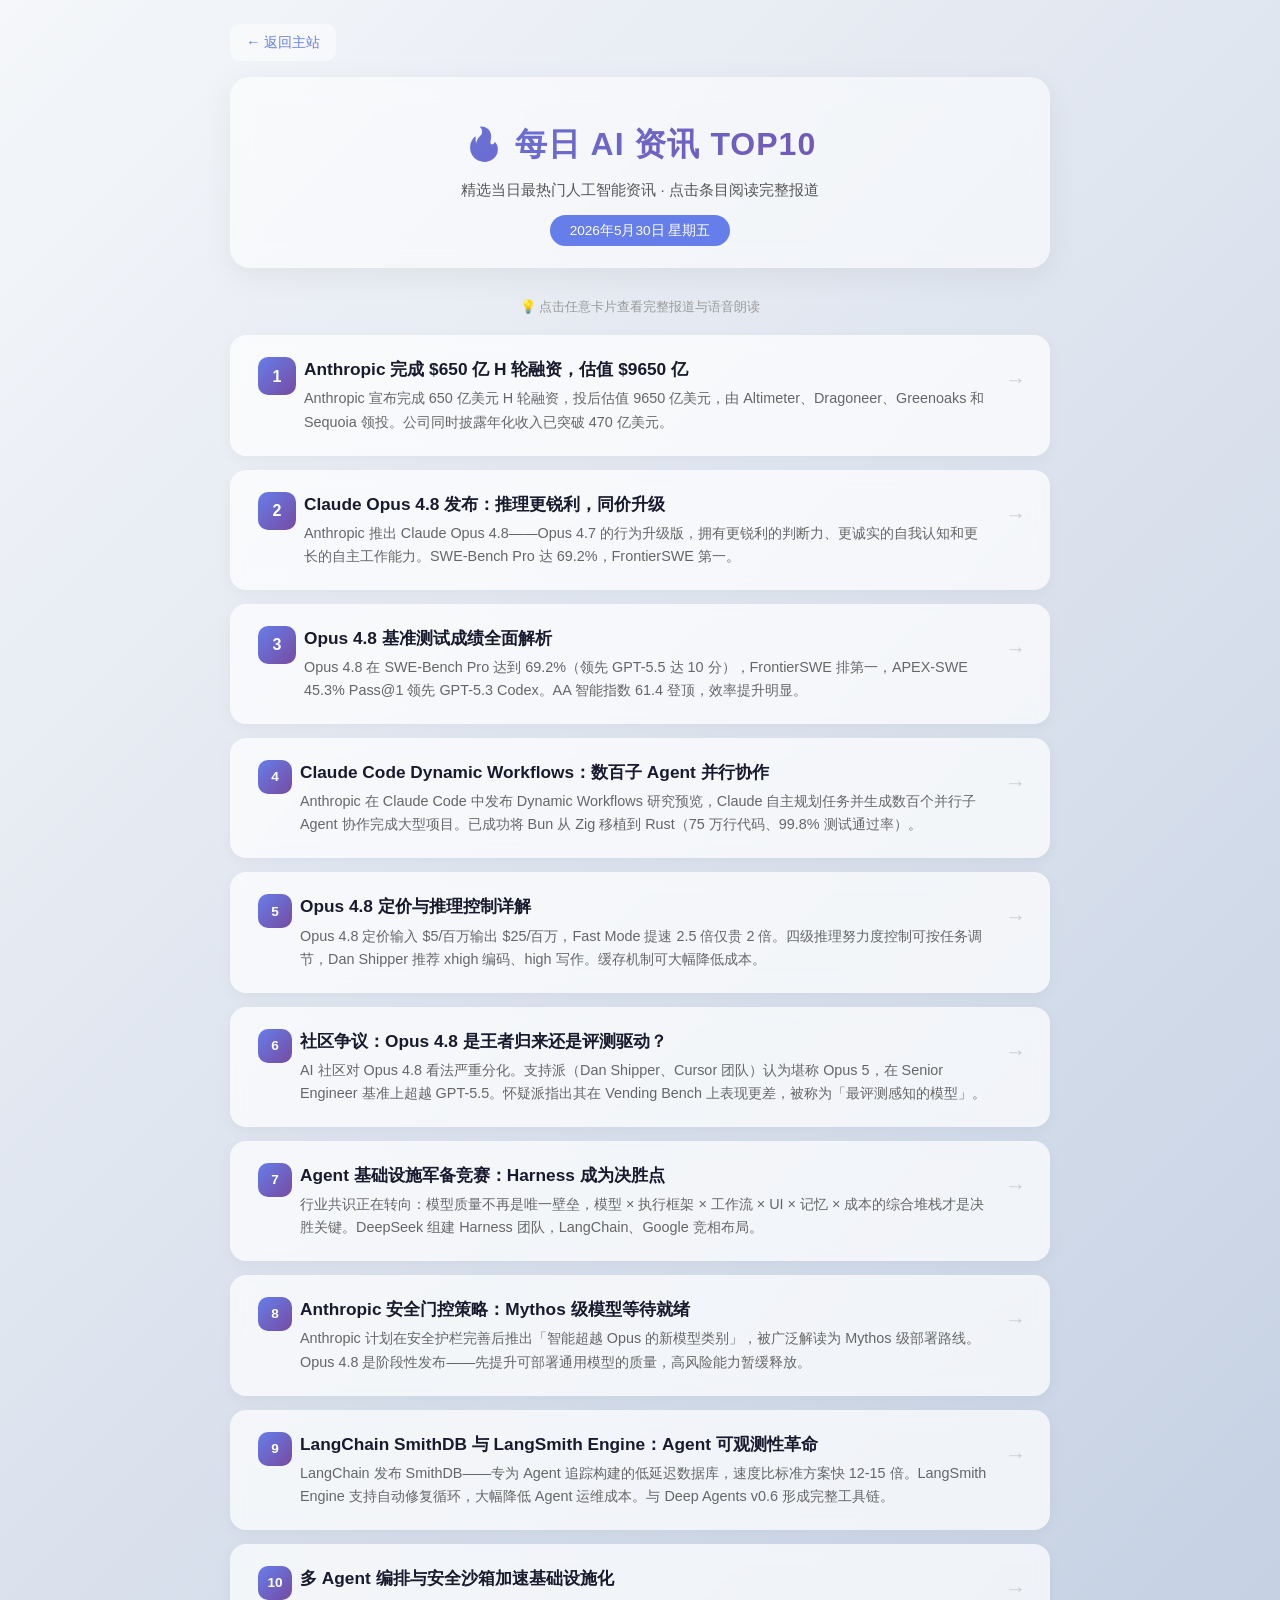
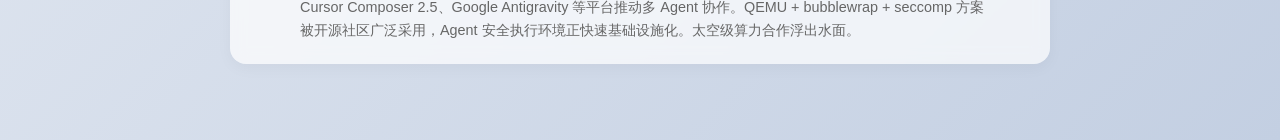
<file: daily-ai-news/index.html>
<!DOCTYPE html>
<html lang="zh-CN">
<head>
  <meta charset="UTF-8" />
  <meta name="viewport" content="width=device-width, initial-scale=1.0" />
  <title>每日 AI 资讯 TOP10</title>
  <style>
    * { margin: 0; padding: 0; box-sizing: border-box; }
    body {
      font-family: -apple-system, BlinkMacSystemFont, "Segoe UI", "PingFang SC",
                   "Hiragino Sans GB", "Microsoft YaHei", sans-serif;
      background: linear-gradient(135deg, #f5f7fa 0%, #c3cfe2 100%);
      min-height: 100vh;
      color: #1a1a2e;
      line-height: 1.6;
      padding: 24px 16px;
    }
    .container { max-width: 820px; margin: 0 auto; }

    .header {
      text-align: center; padding: 42px 20px 22px;
      background: rgba(255,255,255,0.55);
      backdrop-filter: blur(14px); -webkit-backdrop-filter: blur(14px);
      border-radius: 20px; margin-bottom: 28px;
      box-shadow: 0 8px 32px rgba(0,0,0,0.06);
    }
    .header h1 {
      font-size: 2rem;
      background: linear-gradient(135deg, #667eea 0%, #764ba2 100%);
      -webkit-background-clip: text; -webkit-text-fill-color: transparent;
      background-clip: text; letter-spacing: 1px;
    }
    .header .subtitle { margin-top: 8px; font-size: 0.95rem; color: #555; }
    .header .source-area { margin-top: 8px; font-size: 0.82rem; color: #888; }
    .header .source-area a { color: #667eea; text-decoration: none; }
    .header .source-area a:hover { text-decoration: underline; }
    .date-badge {
      display: inline-block; margin-top: 12px;
      padding: 5px 20px; border-radius: 20px;
      background: #667eea; color: #fff;
      font-size: 0.85rem; font-weight: 500;
    }

    .click-hint {
      text-align: center; font-size: 0.82rem; color: #999;
      margin-bottom: 18px;
    }

    .news-list { list-style: none; }
    .news-item {
      background: rgba(255,255,255,0.7);
      backdrop-filter: blur(8px);
      border-radius: 16px; margin-bottom: 14px;
      box-shadow: 0 4px 16px rgba(0,0,0,0.04);
      transition: all 0.25s ease;
      border-left: 4px solid transparent;
      overflow: hidden;
    }
    .news-item:hover {
      box-shadow: 0 6px 24px rgba(0,0,0,0.12);
      border-left-color: #667eea;
      transform: translateX(4px);
    }
    .news-item:active { transform: scale(0.98); }
    .news-link {
      display: block; padding: 22px 24px;
      text-decoration: none; color: inherit;
    }
    .news-head { display: flex; align-items: flex-start; gap: 8px; }
    .news-rank {
      display: inline-flex; align-items: center; justify-content: center;
      width: 34px; height: 34px; border-radius: 10px;
      background: linear-gradient(135deg, #667eea, #764ba2);
      color: #fff; font-weight: 700; font-size: 0.85rem; flex-shrink: 0;
    }
    .news-rank.top3 { width: 38px; height: 38px; font-size: 1rem; }
    .news-title-area { flex: 1; min-width: 0; }
    .news-title { font-size: 1.08rem; font-weight: 600; color: #1a1a2e; line-height: 1.4; }
    .news-desc {
      margin-top: 6px; font-size: 0.9rem; color: #666; line-height: 1.6;
    }
    .arrow-icon {
      flex-shrink: 0; font-size: 1.3rem; color: #ccc;
      transition: all 0.2s; margin-left: 6px; margin-top: 6px;
    }
    .news-item:hover .arrow-icon { color: #667eea; transform: translateX(4px); }

    .back-link {
      display: inline-flex; align-items: center; gap: 4px;
      color: #667eea; text-decoration: none; font-size: 0.9rem; font-weight: 500;
      padding: 7px 16px; border-radius: 10px;
      background: rgba(255,255,255,0.5);
      transition: all 0.2s; margin-bottom: 16px;
    }
    .back-link:hover { background: rgba(255,255,255,0.8); transform: translateX(-3px); }

    .footer {
      text-align: center; padding: 28px 16px 10px; font-size: 0.82rem; color: #999;
    }
    .footer a { color: #667eea; text-decoration: none; }

    @media (max-width: 600px) {
      body { padding: 12px 10px; }
      .header h1 { font-size: 1.5rem; }
      .news-link { padding: 16px; }
      .news-title { font-size: 1rem; }
    }
  </style>
</head>
<body>
<div class="container">

  <a class="back-link" href="/">← 返回主站</a>

  <header class="header">
    <h1>🔥 每日 AI 资讯 TOP10</h1>
    <p class="subtitle">精选当日最热门人工智能资讯 · 点击条目阅读完整报道</p>
    <span class="date-badge">2026年5月30日 星期五</span>
  </header>

  <div class="click-hint">💡 点击任意卡片查看完整报道与语音朗读</div>

  <ul class="news-list">
    
    <li class="news-item">
      <a href="/ai-news/detail-01.html" class="news-link">
        <div class="news-head">
          <span class="news-rank top3">1</span>
          <div class="news-title-area">
            <div class="news-title">Anthropic 完成 $650 亿 H 轮融资，估值 $9650 亿</div>
            <div class="news-desc">Anthropic 宣布完成 650 亿美元 H 轮融资，投后估值 9650 亿美元，由 Altimeter、Dragoneer、Greenoaks 和 Sequoia 领投。公司同时披露年化收入已突破 470 亿美元。</div>
          </div>
          <span class="arrow-icon">→</span>
        </div>
      </a>
    </li>
    <li class="news-item">
      <a href="/ai-news/detail-02.html" class="news-link">
        <div class="news-head">
          <span class="news-rank top3">2</span>
          <div class="news-title-area">
            <div class="news-title">Claude Opus 4.8 发布：推理更锐利，同价升级</div>
            <div class="news-desc">Anthropic 推出 Claude Opus 4.8——Opus 4.7 的行为升级版，拥有更锐利的判断力、更诚实的自我认知和更长的自主工作能力。SWE-Bench Pro 达 69.2%，FrontierSWE 第一。</div>
          </div>
          <span class="arrow-icon">→</span>
        </div>
      </a>
    </li>
    <li class="news-item">
      <a href="/ai-news/detail-03.html" class="news-link">
        <div class="news-head">
          <span class="news-rank top3">3</span>
          <div class="news-title-area">
            <div class="news-title">Opus 4.8 基准测试成绩全面解析</div>
            <div class="news-desc">Opus 4.8 在 SWE-Bench Pro 达到 69.2%（领先 GPT-5.5 达 10 分），FrontierSWE 排第一，APEX-SWE 45.3% Pass@1 领先 GPT-5.3 Codex。AA 智能指数 61.4 登顶，效率提升明显。</div>
          </div>
          <span class="arrow-icon">→</span>
        </div>
      </a>
    </li>
    <li class="news-item">
      <a href="/ai-news/detail-04.html" class="news-link">
        <div class="news-head">
          <span class="news-rank">4</span>
          <div class="news-title-area">
            <div class="news-title">Claude Code Dynamic Workflows：数百子 Agent 并行协作</div>
            <div class="news-desc">Anthropic 在 Claude Code 中发布 Dynamic Workflows 研究预览，Claude 自主规划任务并生成数百个并行子 Agent 协作完成大型项目。已成功将 Bun 从 Zig 移植到 Rust（75 万行代码、99.8% 测试通过率）。</div>
          </div>
          <span class="arrow-icon">→</span>
        </div>
      </a>
    </li>
    <li class="news-item">
      <a href="/ai-news/detail-05.html" class="news-link">
        <div class="news-head">
          <span class="news-rank">5</span>
          <div class="news-title-area">
            <div class="news-title">Opus 4.8 定价与推理控制详解</div>
            <div class="news-desc">Opus 4.8 定价输入 $5/百万输出 $25/百万，Fast Mode 提速 2.5 倍仅贵 2 倍。四级推理努力度控制可按任务调节，Dan Shipper 推荐 xhigh 编码、high 写作。缓存机制可大幅降低成本。</div>
          </div>
          <span class="arrow-icon">→</span>
        </div>
      </a>
    </li>
    <li class="news-item">
      <a href="/ai-news/detail-06.html" class="news-link">
        <div class="news-head">
          <span class="news-rank">6</span>
          <div class="news-title-area">
            <div class="news-title">社区争议：Opus 4.8 是王者归来还是评测驱动？</div>
            <div class="news-desc">AI 社区对 Opus 4.8 看法严重分化。支持派（Dan Shipper、Cursor 团队）认为堪称 Opus 5，在 Senior Engineer 基准上超越 GPT-5.5。怀疑派指出其在 Vending Bench 上表现更差，被称为「最评测感知的模型」。</div>
          </div>
          <span class="arrow-icon">→</span>
        </div>
      </a>
    </li>
    <li class="news-item">
      <a href="/ai-news/detail-07.html" class="news-link">
        <div class="news-head">
          <span class="news-rank">7</span>
          <div class="news-title-area">
            <div class="news-title">Agent 基础设施军备竞赛：Harness 成为决胜点</div>
            <div class="news-desc">行业共识正在转向：模型质量不再是唯一壁垒，模型 × 执行框架 × 工作流 × UI × 记忆 × 成本的综合堆栈才是决胜关键。DeepSeek 组建 Harness 团队，LangChain、Google 竞相布局。</div>
          </div>
          <span class="arrow-icon">→</span>
        </div>
      </a>
    </li>
    <li class="news-item">
      <a href="/ai-news/detail-08.html" class="news-link">
        <div class="news-head">
          <span class="news-rank">8</span>
          <div class="news-title-area">
            <div class="news-title">Anthropic 安全门控策略：Mythos 级模型等待就绪</div>
            <div class="news-desc">Anthropic 计划在安全护栏完善后推出「智能超越 Opus 的新模型类别」，被广泛解读为 Mythos 级部署路线。Opus 4.8 是阶段性发布——先提升可部署通用模型的质量，高风险能力暂缓释放。</div>
          </div>
          <span class="arrow-icon">→</span>
        </div>
      </a>
    </li>
    <li class="news-item">
      <a href="/ai-news/detail-09.html" class="news-link">
        <div class="news-head">
          <span class="news-rank">9</span>
          <div class="news-title-area">
            <div class="news-title">LangChain SmithDB 与 LangSmith Engine：Agent 可观测性革命</div>
            <div class="news-desc">LangChain 发布 SmithDB——专为 Agent 追踪构建的低延迟数据库，速度比标准方案快 12-15 倍。LangSmith Engine 支持自动修复循环，大幅降低 Agent 运维成本。与 Deep Agents v0.6 形成完整工具链。</div>
          </div>
          <span class="arrow-icon">→</span>
        </div>
      </a>
    </li>
    <li class="news-item">
      <a href="/ai-news/detail-10.html" class="news-link">
        <div class="news-head">
          <span class="news-rank">10</span>
          <div class="news-title-area">
            <div class="news-title">多 Agent 编排与安全沙箱加速基础设施化</div>
            <div class="news-desc">Cursor Composer 2.5、Google Antigravity 等平台推动多 Agent 协作。QEMU + bubblewrap + seccomp 方案被开源社区广泛采用，Agent 安全执行环境正快速基础设施化。太空级算力合作浮出水面。</div>
          </div>
          <span class="arrow-icon">→</span>
        </div>
      </a>
    </li>
  </ul>

  <div class="footer">
  </div>

</div>

</body>
</html>
</file>
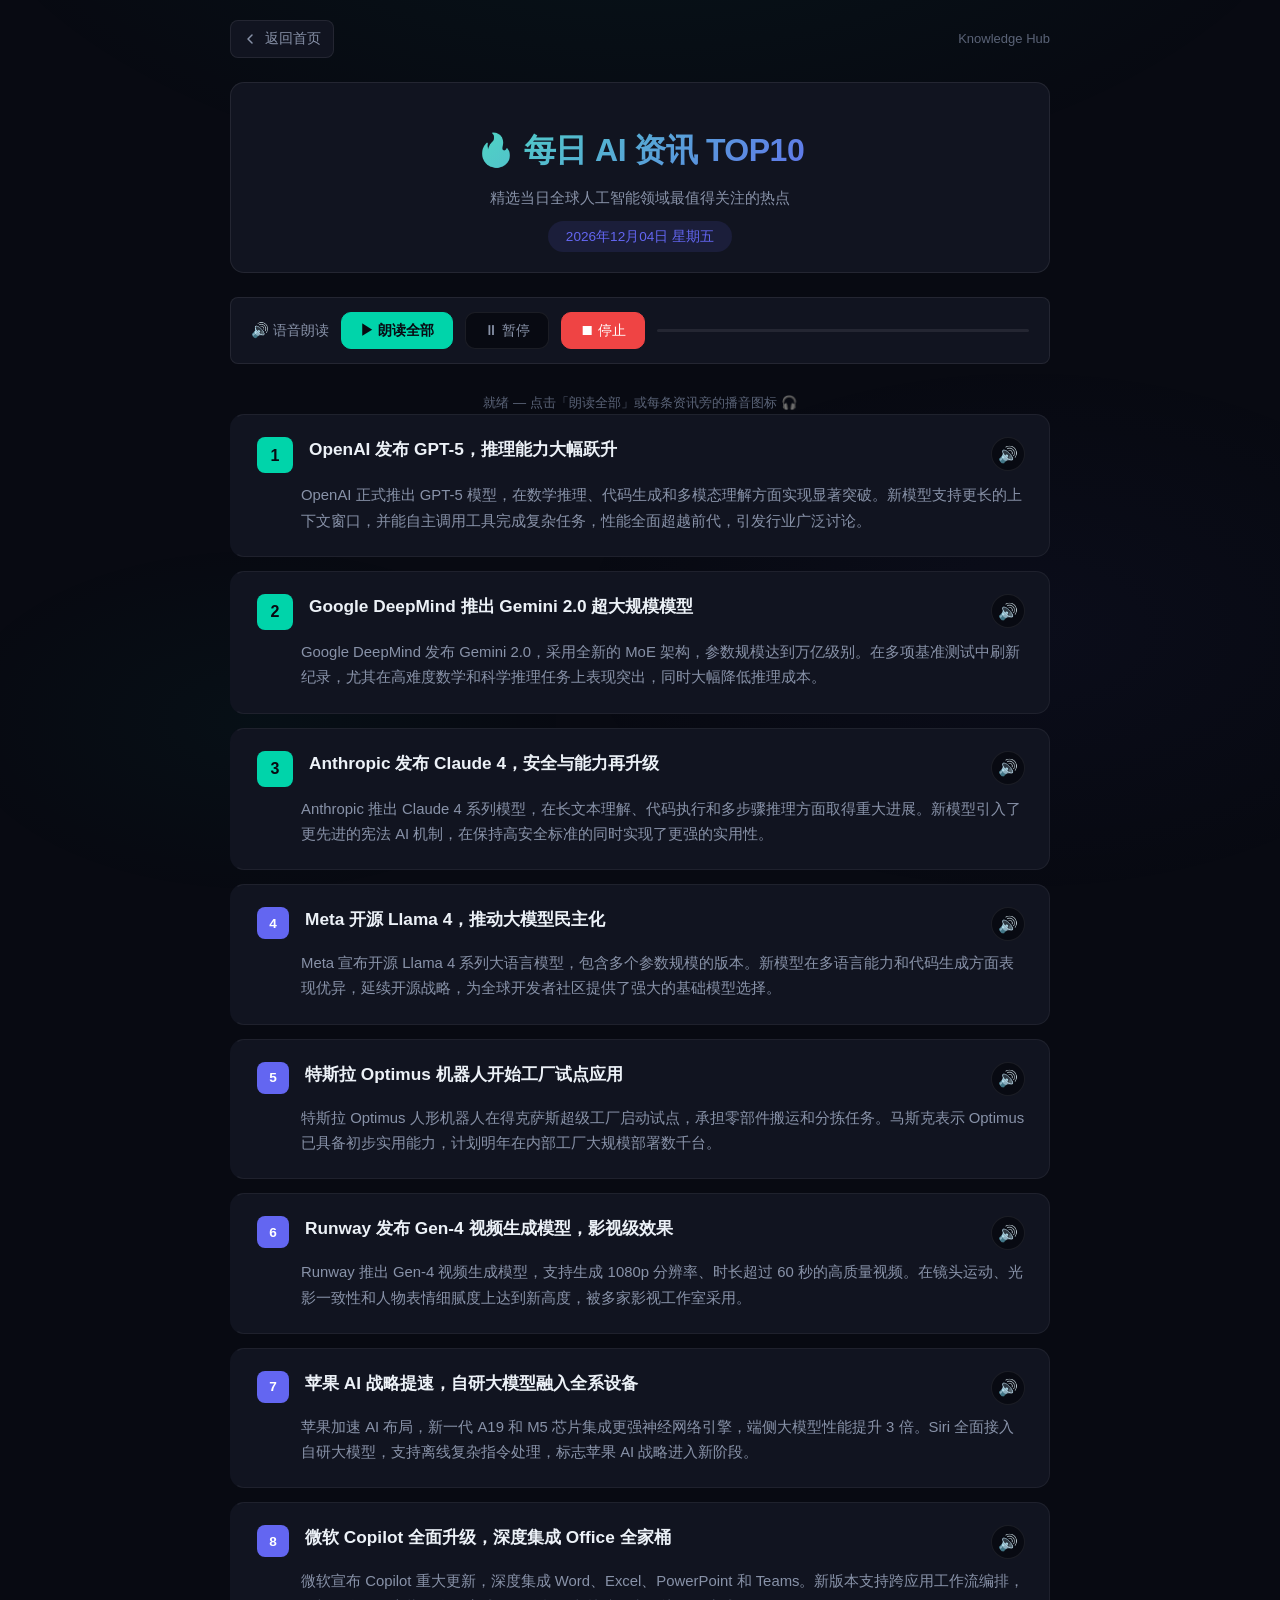
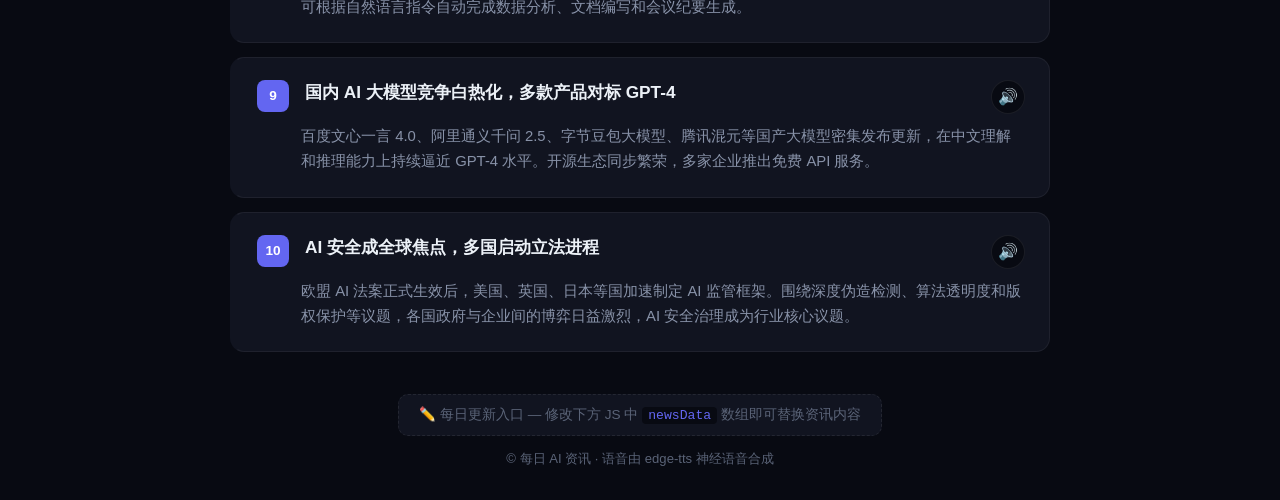
<file: daily-ai-news.html>
<!DOCTYPE html>
<html lang="zh-CN">
<head>
  <meta charset="UTF-8" />
  <meta name="viewport" content="width=device-width, initial-scale=1.0" />
  <title>每日 AI 资讯 TOP10 — Knowledge Hub</title>
  <style>
    /* ========== Design Tokens ========== */
    :root {
      --primary: #00D4AA;
      --primary-dim: rgba(0, 212, 170, 0.12);
      --primary-glow: rgba(0, 212, 170, 0.25);
      --secondary: #6366F1;
      --secondary-dim: rgba(99, 102, 241, 0.12);
      --bg: #080A12;
      --card: #111420;
      --card-hover: #161929;
      --card-border: rgba(255, 255, 255, 0.06);
      --text: #ECF1F7;
      --text-muted: #8892A8;
      --text-dim: #5A6377;
      --border: rgba(255, 255, 255, 0.08);
      --border-light: rgba(255, 255, 255, 0.05);
      --radius: 14px;
      --radius-sm: 8px;
      --ease-out: cubic-bezier(0.16, 1, 0.3, 1);
    }

    /* ========== Reset & Base ========== */
    * { margin: 0; padding: 0; box-sizing: border-box; }
    html { -webkit-text-size-adjust: 100%; }
    body {
      font-family: "Inter", "Noto Sans SC", -apple-system, BlinkMacSystemFont, "Segoe UI", sans-serif;
      background: var(--bg);
      min-height: 100vh;
      color: var(--text);
      line-height: 1.7;
      -webkit-font-smoothing: antialiased;
      padding: 20px 16px;
    }

    /* Background mesh */
    body::before {
      content: '';
      position: fixed; inset: 0; z-index: -1; pointer-events: none;
      background:
        radial-gradient(ellipse 80% 60% at 50% -20%, rgba(0, 212, 170, 0.06) 0%, transparent 70%),
        radial-gradient(ellipse 60% 50% at 80% 70%, rgba(99, 102, 241, 0.04) 0%, transparent 60%),
        radial-gradient(ellipse 50% 40% at 20% 80%, rgba(0, 212, 170, 0.03) 0%, transparent 50%);
    }

    ::selection { background: var(--primary-dim); color: var(--primary); }

    .container { max-width: 820px; margin: 0 auto; }

    /* ========== Top Nav ========== */
    .top-nav { display: flex; align-items: center; gap: 12px; margin-bottom: 24px; }
    .top-nav .back-link {
      display: inline-flex; align-items: center; gap: 8px;
      color: var(--text-muted); font-size: 14px; text-decoration: none;
      padding: 6px 12px; border-radius: var(--radius-sm);
      background: var(--card); border: 1px solid var(--border);
      transition: all 0.2s var(--ease-out);
    }
    .top-nav .back-link:hover { color: var(--primary); border-color: var(--primary-dim); }
    .top-nav .brand { font-size: 13px; color: var(--text-dim); margin-left: auto; }

    /* ========== Header ========== */
    .header {
      text-align: center; padding: 40px 20px 20px;
      background: var(--card); border: 1px solid var(--border);
      border-radius: var(--radius); margin-bottom: 24px;
    }
    .header h1 {
      font-size: 2rem; font-weight: 800; letter-spacing: -0.5px;
      background: linear-gradient(135deg, var(--primary) 0%, #4FD1C5 30%, var(--secondary) 80%);
      -webkit-background-clip: text; -webkit-text-fill-color: transparent;
      background-clip: text;
    }
    .header .subtitle { margin-top: 8px; font-size: 0.95rem; color: var(--text-muted); }
    .date-badge {
      display: inline-block; margin-top: 10px; padding: 4px 18px;
      border-radius: 20px; background: var(--secondary-dim);
      color: var(--secondary); font-size: 0.85rem; font-weight: 500;
    }

    /* ========== Voice Controls ========== */
    .voice-bar {
      display: flex; align-items: center; justify-content: center;
      gap: 12px; flex-wrap: wrap; padding: 14px 20px;
      background: var(--card); border: 1px solid var(--border);
      border-radius: var(--radius-sm); margin-bottom: 24px;
    }
    .voice-bar .label { font-size: 0.9rem; color: var(--text-muted); font-weight: 500; }

    .voice-btn {
      display: inline-flex; align-items: center; gap: 6px;
      padding: 8px 18px; border: 1px solid var(--border); border-radius: 10px;
      font-size: 0.9rem; font-weight: 500; cursor: pointer;
      transition: all 0.2s var(--ease-out);
      background: var(--bg); color: var(--text-muted); font-family: inherit;
    }
    .voice-btn:hover { transform: translateY(-1px); border-color: var(--text-dim); color: var(--text); }
    .voice-btn:active { transform: scale(0.96); }
    .voice-btn.primary { background: var(--primary); color: #080A12; border-color: var(--primary); font-weight: 600; }
    .voice-btn.primary:hover { box-shadow: 0 4px 20px var(--primary-glow); }
    .voice-btn.danger { background: #EF4444; color: #fff; border-color: #EF4444; }
    .voice-btn.danger:hover { box-shadow: 0 4px 16px rgba(239,68,68,0.35); }
    .voice-btn:disabled { opacity: 0.35; cursor: not-allowed; transform: none !important; }

    .voice-status { font-size: 0.82rem; color: var(--text-dim); text-align: center; padding: 4px 0 0; }
    .voice-status .highlight { color: var(--primary); font-weight: 500; }

    /* ========== Progress Bar ========== */
    .progress-wrap {
      width: 100%; height: 3px; background: var(--border);
      border-radius: 2px; overflow: hidden; margin: 8px 0 0;
    }
    .progress-bar {
      height: 100%; width: 0%;
      background: linear-gradient(90deg, var(--primary), var(--secondary));
      border-radius: 2px; transition: width 0.3s linear;
    }

    /* ========== News List ========== */
    .news-list { list-style: none; }

    .news-item {
      background: var(--card); border: 1px solid var(--card-border);
      border-radius: var(--radius); padding: 22px 24px;
      margin-bottom: 14px; position: relative;
      transition: all 0.3s var(--ease-out);
      border-left: 3px solid transparent;
    }
    .news-item:hover {
      border-color: rgba(0, 212, 170, 0.15);
      background: var(--card-hover);
      transform: translateY(-2px);
      box-shadow: 0 8px 32px rgba(0,0,0,0.3);
    }
    .news-item.playing {
      border-left-color: var(--primary) !important;
      background: var(--card-hover);
      box-shadow: 0 6px 24px rgba(0, 212, 170, 0.1);
    }
    .news-item.playing .news-title { color: var(--primary); }

    .news-rank {
      display: inline-flex; align-items: center; justify-content: center;
      width: 32px; height: 32px; border-radius: 8px;
      background: var(--secondary); color: #fff;
      font-weight: 700; font-size: 0.85rem;
      margin-right: 12px; flex-shrink: 0;
    }
    .news-rank.top3 { width: 36px; height: 36px; font-size: 1rem; background: var(--primary); color: #080A12; }

    .news-head { display: flex; align-items: flex-start; gap: 4px; }
    .news-title-area { flex: 1; min-width: 0; }
    .news-title { font-size: 1.08rem; font-weight: 600; color: var(--text); line-height: 1.4; }

    .read-single-btn {
      flex-shrink: 0; width: 34px; height: 34px; border: 1px solid var(--border);
      border-radius: 50%; background: var(--bg); color: var(--text-muted);
      font-size: 1rem; cursor: pointer; transition: all 0.2s;
      display: inline-flex; align-items: center; justify-content: center; margin-left: 8px;
    }
    .read-single-btn:hover { background: var(--primary-dim); color: var(--primary); border-color: var(--primary); }
    .read-single-btn:active { transform: scale(0.9); }
    .read-single-btn.playing {
      background: #EF4444; color: #fff; border-color: #EF4444;
      animation: pulse 1.2s infinite;
    }

    @keyframes pulse {
      0%, 100% { box-shadow: 0 0 0 0 rgba(239,68,68,0.4); }
      50% { box-shadow: 0 0 0 8px rgba(239,68,68,0); }
    }

    .news-desc {
      margin-top: 10px; font-size: 0.93rem; color: var(--text-muted);
      line-height: 1.7; padding-left: 44px;
    }
    .news-item.playing .news-desc { color: var(--text); }

    /* ========== Footer ========== */
    .footer { text-align: center; padding: 28px 16px 10px; font-size: 0.82rem; color: var(--text-dim); }
    .update-tip {
      display: inline-block; padding: 8px 20px;
      background: var(--card); border-radius: 10px;
      font-size: 0.85rem; color: var(--text-dim);
      border: 1px dashed var(--border);
    }
    .update-tip code {
      background: var(--bg); padding: 1px 6px;
      border-radius: 4px; font-size: 0.82rem; color: var(--secondary);
    }

    /* ========== Responsive ========== */
    @media (max-width: 600px) {
      body { padding: 12px 10px; }
      .header { padding: 28px 14px 18px; }
      .header h1 { font-size: 1.5rem; }
      .news-item { padding: 16px; }
      .news-title { font-size: 1rem; }
      .news-desc { font-size: 0.88rem; padding-left: 0; margin-top: 8px; }
      .voice-bar { flex-direction: column; gap: 8px; }
      .voice-btn { width: 100%; justify-content: center; }
    }
  </style>
</head>
<body>

<div class="container">

  <!-- ==================== Top Navigation ==================== -->
  <div class="top-nav">
    <a href="/" class="back-link">
      <svg width="14" height="14" viewBox="0 0 14 14" fill="none" stroke="currentColor" stroke-width="1.5" stroke-linecap="round" stroke-linejoin="round">
        <path d="M9 3L5 7l4 4"/>
      </svg>
      返回首页
    </a>
    <span class="brand">Knowledge Hub</span>
  </div>

  <!-- ==================== 顶部标题栏 ==================== -->
  <header class="header">
    <h1>🔥 每日 AI 资讯 TOP10</h1>
    <p class="subtitle">精选当日全球人工智能领域最值得关注的热点</p>
    <span class="date-badge" id="dateBadge"></span>
  </header>

  <!-- ==================== 全局语音播放控件 ==================== -->
  <div class="voice-bar">
    <span class="label">🔊 语音朗读</span>
    <button class="voice-btn primary" id="playAllBtn" title="按顺序朗读全部10条资讯">▶ 朗读全部</button>
    <button class="voice-btn" id="pauseBtn" title="暂停 / 继续">⏸ 暂停</button>
    <button class="voice-btn danger" id="stopBtn" title="停止朗读并复位">⏹ 停止</button>
    <!-- 播放进度条 -->
    <div class="progress-wrap" style="flex:1; min-width:120px; margin:0;">
      <div class="progress-bar" id="progressBar"></div>
    </div>
  </div>
  <div class="voice-status" id="voiceStatus">就绪 — 点击「朗读全部」或每条资讯旁的播音图标 🎧</div>

  <!-- ==================== TOP10 AI 资讯列表 ==================== -->
  <ul class="news-list" id="newsList"></ul>

  <!-- ==================== 底部 更新预留区 ==================== -->
  <div class="footer">
    <div class="update-tip">
      ✏️ 每日更新入口 — 修改下方 JS 中 <code>newsData</code> 数组即可替换资讯内容
    </div>
    <p style="margin-top:12px;">&copy; 每日 AI 资讯 &middot; 语音由 edge-tts 神经语音合成</p>
  </div>

</div>

<script>
(function() {
  'use strict';

  // ================================================================
  //  📦 每日资讯数据
  //  ★ 修改这里即可每日更新内容 ★
  //  格式：{ rank, title, desc, voiceFile }
  //     voiceFile: 语音文件路径（相对网页文件的位置）
  // ================================================================
  var newsData = [
    {
      rank: 1,
      title: 'OpenAI 发布 GPT-5，推理能力大幅跃升',
      desc: 'OpenAI 正式推出 GPT-5 模型，在数学推理、代码生成和多模态理解方面实现显著突破。新模型支持更长的上下文窗口，并能自主调用工具完成复杂任务，性能全面超越前代，引发行业广泛讨论。',
      voiceFile: 'voices/voice_01.mp3'
    },
    {
      rank: 2,
      title: 'Google DeepMind 推出 Gemini 2.0 超大规模模型',
      desc: 'Google DeepMind 发布 Gemini 2.0，采用全新的 MoE 架构，参数规模达到万亿级别。在多项基准测试中刷新纪录，尤其在高难度数学和科学推理任务上表现突出，同时大幅降低推理成本。',
      voiceFile: 'voices/voice_02.mp3'
    },
    {
      rank: 3,
      title: 'Anthropic 发布 Claude 4，安全与能力再升级',
      desc: 'Anthropic 推出 Claude 4 系列模型，在长文本理解、代码执行和多步骤推理方面取得重大进展。新模型引入了更先进的宪法 AI 机制，在保持高安全标准的同时实现了更强的实用性。',
      voiceFile: 'voices/voice_03.mp3'
    },
    {
      rank: 4,
      title: 'Meta 开源 Llama 4，推动大模型民主化',
      desc: 'Meta 宣布开源 Llama 4 系列大语言模型，包含多个参数规模的版本。新模型在多语言能力和代码生成方面表现优异，延续开源战略，为全球开发者社区提供了强大的基础模型选择。',
      voiceFile: 'voices/voice_04.mp3'
    },
    {
      rank: 5,
      title: '特斯拉 Optimus 机器人开始工厂试点应用',
      desc: '特斯拉 Optimus 人形机器人在得克萨斯超级工厂启动试点，承担零部件搬运和分拣任务。马斯克表示 Optimus 已具备初步实用能力，计划明年在内部工厂大规模部署数千台。',
      voiceFile: 'voices/voice_05.mp3'
    },
    {
      rank: 6,
      title: 'Runway 发布 Gen-4 视频生成模型，影视级效果',
      desc: 'Runway 推出 Gen-4 视频生成模型，支持生成 1080p 分辨率、时长超过 60 秒的高质量视频。在镜头运动、光影一致性和人物表情细腻度上达到新高度，被多家影视工作室采用。',
      voiceFile: 'voices/voice_06.mp3'
    },
    {
      rank: 7,
      title: '苹果 AI 战略提速，自研大模型融入全系设备',
      desc: '苹果加速 AI 布局，新一代 A19 和 M5 芯片集成更强神经网络引擎，端侧大模型性能提升 3 倍。Siri 全面接入自研大模型，支持离线复杂指令处理，标志苹果 AI 战略进入新阶段。',
      voiceFile: 'voices/voice_07.mp3'
    },
    {
      rank: 8,
      title: '微软 Copilot 全面升级，深度集成 Office 全家桶',
      desc: '微软宣布 Copilot 重大更新，深度集成 Word、Excel、PowerPoint 和 Teams。新版本支持跨应用工作流编排，可根据自然语言指令自动完成数据分析、文档编写和会议纪要生成。',
      voiceFile: 'voices/voice_08.mp3'
    },
    {
      rank: 9,
      title: '国内 AI 大模型竞争白热化，多款产品对标 GPT-4',
      desc: '百度文心一言 4.0、阿里通义千问 2.5、字节豆包大模型、腾讯混元等国产大模型密集发布更新，在中文理解和推理能力上持续逼近 GPT-4 水平。开源生态同步繁荣，多家企业推出免费 API 服务。',
      voiceFile: 'voices/voice_09.mp3'
    },
    {
      rank: 10,
      title: 'AI 安全成全球焦点，多国启动立法进程',
      desc: '欧盟 AI 法案正式生效后，美国、英国、日本等国加速制定 AI 监管框架。围绕深度伪造检测、算法透明度和版权保护等议题，各国政府与企业间的博弈日益激烈，AI 安全治理成为行业核心议题。',
      voiceFile: 'voices/voice_10.mp3'
    }
  ];

  // ================================================================
  //  DOM 元素
  // ================================================================
  var newsListEl   = document.getElementById('newsList');
  var dateBadge    = document.getElementById('dateBadge');
  var voiceStatus  = document.getElementById('voiceStatus');
  var playAllBtn   = document.getElementById('playAllBtn');
  var pauseBtn     = document.getElementById('pauseBtn');
  var stopBtn      = document.getElementById('stopBtn');
  var progressBar  = document.getElementById('progressBar');

  // ================================================================
  //  🎵 音频引擎状态
  // ================================================================
  var audio        = new Audio();        // 全局唯一 Audio 实例
  var isPlaying    = false;              // 是否正在播放
  var isQueueMode  = false;              // 队列模式（全部朗读）
  var queue        = [];                 // 待播索引队列
  var currentIdx   = -1;                 // 当前播放的索引
  var progressTimer= null;               // 进度条更新定时器

  // ================================================================
  //  🏗 渲染资讯列表
  // ================================================================
  function renderNews() {
    var html = '';
    for (var i = 0; i < newsData.length; i++) {
      var item = newsData[i];
      var rankClass = item.rank <= 3 ? 'news-rank top3' : 'news-rank';
      html += '<li class="news-item" data-index="' + i + '">' +
        '<div class="news-head">' +
          '<span class="' + rankClass + '">' + item.rank + '</span>' +
          '<div class="news-title-area">' +
            '<div class="news-title">' + escapeHtml(item.title) + '</div>' +
          '</div>' +
          '<button class="read-single-btn" data-index="' + i + '" title="朗读本条">🔊</button>' +
        '</div>' +
        '<div class="news-desc">' + escapeHtml(item.desc) + '</div>' +
      '</li>';
    }
    newsListEl.innerHTML = html;

    // 绑定单条朗读按钮
    var btns = newsListEl.querySelectorAll('.read-single-btn');
    for (var j = 0; j < btns.length; j++) {
      btns[j].addEventListener('click', function(e) {
        e.stopPropagation();
        var idx = parseInt(this.getAttribute('data-index'), 10);
        playSingle(idx);
      });
    }
  }

  function escapeHtml(str) {
    var div = document.createElement('div');
    div.appendChild(document.createTextNode(str));
    return div.innerHTML;
  }

  // ================================================================
  //  📅 日期显示
  // ================================================================
  function updateDateBadge() {
    var d = new Date();
    var y = d.getFullYear();
    var m = String(d.getMonth() + 1).padStart(2, '0');
    var day = String(d.getDate()).padStart(2, '0');
    var weekdays = ['日','一','二','三','四','五','六'];
    var w = weekdays[d.getDay()];
    dateBadge.textContent = y + '年' + m + '月' + day + '日 星期' + w;
  }

  // ================================================================
  //  🔊 音频播放核心
  // ================================================================

  /** 播放指定索引的单条资讯 */
  function playSingle(index) {
    if (index < 0 || index >= newsData.length) return;

    // 如果已经在队列模式且正在播放，先停止
    if (isQueueMode) stopPlayback();

    isQueueMode = false;
    queue = [];
    playAudio(index, false);
  }

  /** 朗读全部（队列模式） */
  function playAll() {
    stopPlayback();
    isQueueMode = true;
    queue = [];
    for (var i = 0; i < newsData.length; i++) queue.push(i);

    if (queue.length === 0) { setStatus('暂无资讯'); return; }

    var first = queue.shift();
    playAudio(first, true);
  }

  /** 核心：播放音频文件 */
  function playAudio(index, isQueue) {
    if (index < 0 || index >= newsData.length) return;

    var item = newsData[index];
    currentIdx = index;

    // 停止旧进度定时器
    clearProgressTimer();

    // 设置音频源
    audio.src = item.voiceFile;
    audio.currentTime = 0;

    // 绑定事件（先清除旧的）
    audio.onended = null;
    audio.onerror = null;
    audio.onpause = null;
    audio.onplay  = null;

    audio.onplay = function() {
      isPlaying = true;
      updateUI();
      // 高亮当前条目
      highlightItem(index, true);
      if (isQueue) {
        setStatus('🔊 正在朗读第 ' + (index + 1) + ' 条 / 共 ' + newsData.length + ' 条');
      } else {
        setStatus('🔊 正在朗读：' + item.title);
      }
      // 启动进度条
      startProgress();
    };

    audio.onended = function() {
      isPlaying = false;
      highlightItem(index, false);
      clearProgressTimer();

      if (isQueue && queue.length > 0) {
        // 队列模式: 播放下一条
        var next = queue.shift();
        playAudio(next, true);
      } else if (isQueue && queue.length === 0) {
        // 全部播完
        isQueueMode = false;
        setStatus('✅ 全部播放完成');
        updateUI();
        resetProgress();
      } else {
        // 单条模式结束
        setStatus('✅ 播放完成');
        updateUI();
        resetProgress();
      }
    };

    audio.onerror = function() {
      console.error('音频加载失败:', item.voiceFile);
      isPlaying = false;
      highlightItem(index, false);
      clearProgressTimer();
      setStatus('⚠️ 音频加载失败: ' + item.voiceFile);

      if (isQueue && queue.length > 0) {
        var next = queue.shift();
        playAudio(next, true);
      } else {
        isQueueMode = false;
        updateUI();
        resetProgress();
      }
    };

    audio.play().catch(function(e) {
      console.warn('自动播放被阻止，等待用户交互:', e);
      setStatus('⚠️ 请先点击页面任意位置激活音频播放');
      isPlaying = false;
      updateUI();
    });
  }

  /** 暂停 / 继续 */
  function togglePause() {
    if (!isPlaying && audio.paused) return;
    if (audio.paused) {
      audio.play().catch(function(){});
      setStatus('▶ 继续播放');
    } else {
      audio.pause();
      setStatus('⏸ 已暂停');
    }
    updateUI();
  }

  /** 停止播放 */
  function stopPlayback() {
    audio.pause();
    audio.currentTime = 0;
    isPlaying = false;
    isQueueMode = false;
    queue = [];
    clearProgressTimer();
    resetProgress();
    // 清除所有高亮
    var items = newsListEl.querySelectorAll('.news-item');
    for (var i = 0; i < items.length; i++) {
      items[i].classList.remove('playing');
    }
    var btns = newsListEl.querySelectorAll('.read-single-btn');
    for (var j = 0; j < btns.length; j++) {
      btns[j].classList.remove('playing');
    }
    updateUI();
  }

  // ================================================================
  //  🎨 高亮 & 进度条
  // ================================================================

  function highlightItem(index, active) {
    var items = newsListEl.querySelectorAll('.news-item');
    var btns  = newsListEl.querySelectorAll('.read-single-btn');
    if (index < 0 || index >= items.length) return;
    if (active) {
      items[index].classList.add('playing');
      if (btns[index]) btns[index].classList.add('playing');
      // 滚动到可视区域
      items[index].scrollIntoView({ behavior: 'smooth', block: 'nearest' });
    } else {
      items[index].classList.remove('playing');
      if (btns[index]) btns[index].classList.remove('playing');
    }
  }

  function startProgress() {
    clearProgressTimer();
    updateProgress();
    progressTimer = setInterval(updateProgress, 200);
  }

  function updateProgress() {
    if (audio.duration && !isNaN(audio.duration)) {
      var pct = (audio.currentTime / audio.duration) * 100;
      progressBar.style.width = Math.min(pct, 100) + '%';
    }
  }

  function resetProgress() { progressBar.style.width = '0%'; }

  function clearProgressTimer() {
    if (progressTimer) { clearInterval(progressTimer); progressTimer = null; }
  }

  // ================================================================
  //  🖥 UI 状态更新
  // ================================================================
  function updateUI() {
    var busy = isPlaying || !audio.paused;
    playAllBtn.disabled = busy && !audio.paused;

    if (audio.paused && audio.currentTime > 0 && audio.currentTime < (audio.duration || Infinity)) {
      pauseBtn.textContent = '▶ 继续';
    } else {
      pauseBtn.textContent = '⏸ 暂停';
    }
  }

  function setStatus(msg) { voiceStatus.textContent = msg; }

  // ================================================================
  //  🎯 绑定全局按钮
  // ================================================================
  playAllBtn.addEventListener('click', function() {
    if (isPlaying && !audio.paused) return;
    // 如果暂停中且是队列模式，恢复
    if (audio.paused && audio.currentTime > 0 && isQueueMode) {
      audio.play();
      return;
    }
    playAll();
  });

  pauseBtn.addEventListener('click', togglePause);

  stopBtn.addEventListener('click', function() {
    stopPlayback();
    setStatus('⏹ 已停止');
  });

  // 键盘 Space 暂停/继续
  document.addEventListener('keydown', function(e) {
    if (e.target.tagName === 'INPUT' || e.target.tagName === 'TEXTAREA') return;
    if (e.code === 'Space') {
      e.preventDefault();
      togglePause();
    }
  });

  // ================================================================
  //  🚀 启动
  // ================================================================
  updateDateBadge();
  renderNews();
  setStatus('就绪 — 点击「朗读全部」或每条资讯旁的播音图标 🎧');

})();
</script>

</body>
</html>
</file>
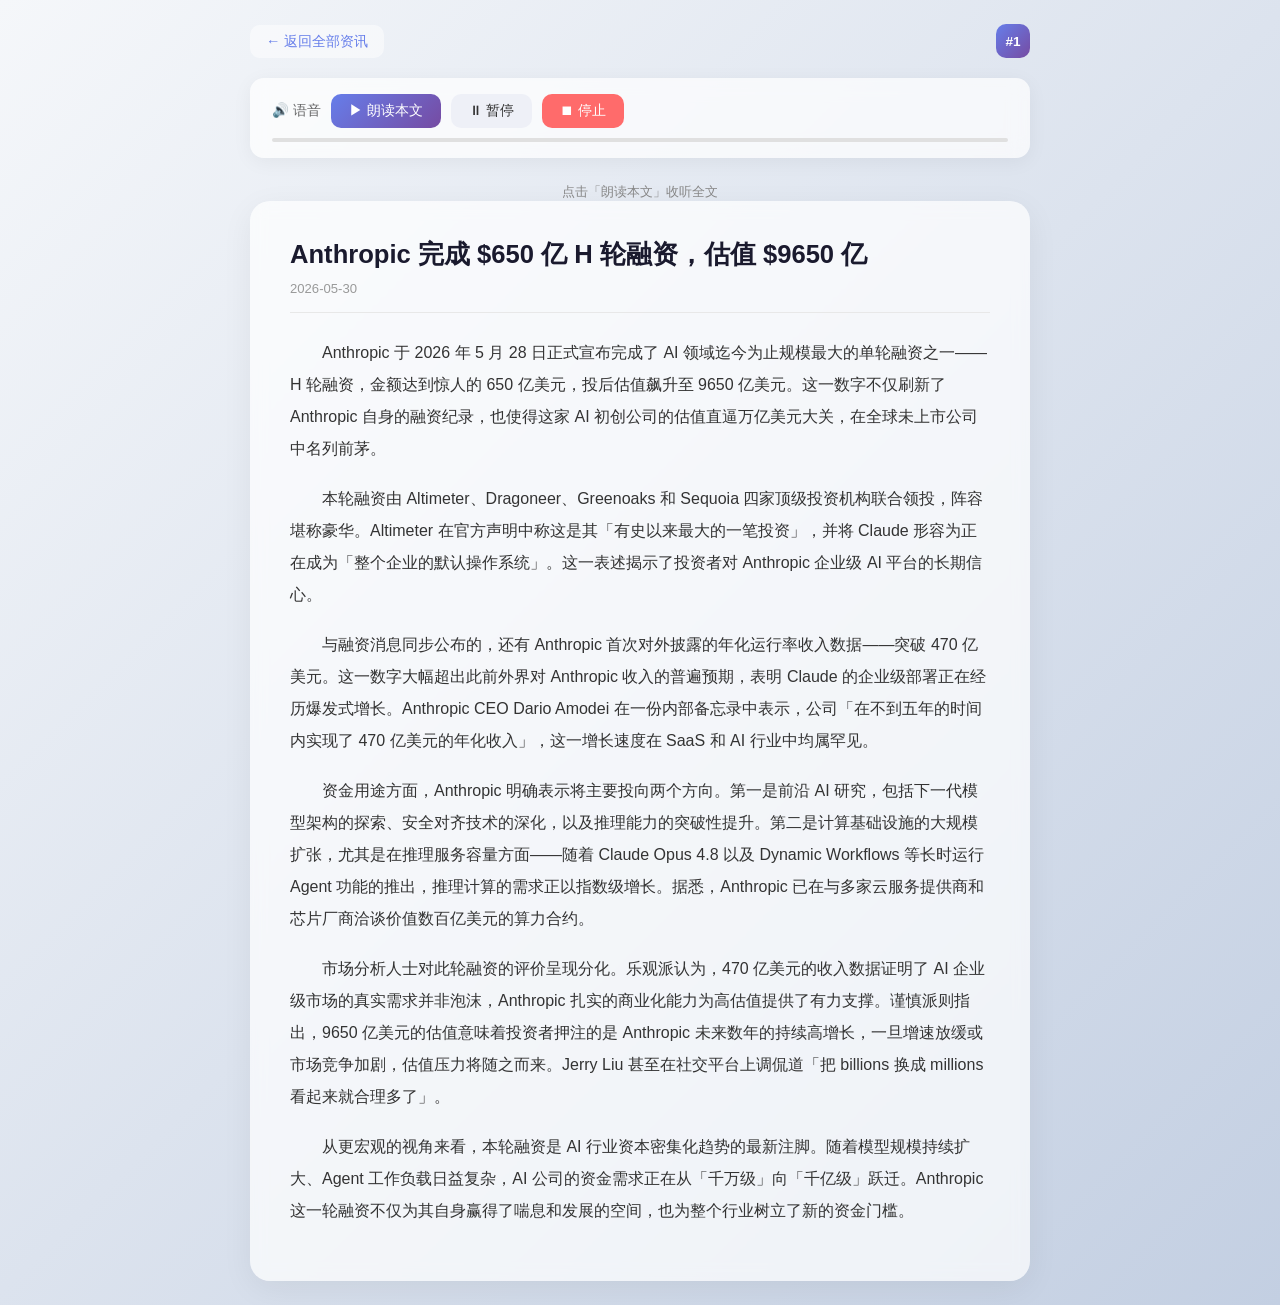
<file: daily-ai-news/detail-01.html>
<!DOCTYPE html>
<html lang="zh-CN">
<head>
  <meta charset="UTF-8" />
  <meta name="viewport" content="width=device-width, initial-scale=1.0" />
  <title>#1 Anthropic 完成 $650 亿 H 轮融资，估值 $9650 亿 — 每日 AI 资讯</title>
  <style>
    * { margin: 0; padding: 0; box-sizing: border-box; }
    body {
      font-family: -apple-system, BlinkMacSystemFont, "Segoe UI", "PingFang SC",
                   "Hiragino Sans GB", "Microsoft YaHei", sans-serif;
      background: linear-gradient(135deg, #f5f7fa 0%, #c3cfe2 100%);
      min-height: 100vh;
      color: #1a1a2e;
      padding: 24px 16px;
    }
    .container { max-width: 780px; margin: 0 auto; }

    /* 导航栏 */
    .nav-bar {
      display: flex; align-items: center; justify-content: space-between;
      margin-bottom: 20px; flex-wrap: wrap; gap: 8px;
    }
    .back-link {
      display: inline-flex; align-items: center; gap: 4px;
      color: #667eea; text-decoration: none; font-size: 0.9rem; font-weight: 500;
      padding: 7px 16px; border-radius: 10px;
      background: rgba(255,255,255,0.5);
      transition: all 0.2s;
    }
    .back-link:hover { background: rgba(255,255,255,0.8); transform: translateX(-3px); }
    .rank-badge {
      display: inline-flex; align-items: center; justify-content: center;
      width: 34px; height: 34px; border-radius: 10px;
      background: linear-gradient(135deg, #667eea, #764ba2);
      color: #fff; font-weight: 700; font-size: 0.85rem;
    }

    /* 语音控件 */
    .voice-bar {
      display: flex; align-items: center; gap: 10px; flex-wrap: wrap;
      padding: 16px 22px;
      background: rgba(255,255,255,0.7);
      backdrop-filter: blur(10px);
      border-radius: 14px; margin-bottom: 22px;
      box-shadow: 0 4px 20px rgba(0,0,0,0.05);
    }
    .voice-bar .label { font-size: 0.85rem; color: #666; font-weight: 500; }
    .voice-btn {
      padding: 8px 18px; border: none; border-radius: 10px;
      font-size: 0.85rem; font-weight: 500; cursor: pointer;
      transition: all 0.2s; background: #eef0f7; color: #333;
    }
    .voice-btn:hover { transform: translateY(-1px); box-shadow: 0 4px 12px rgba(0,0,0,0.1); }
    .voice-btn:active { transform: scale(0.96); }
    .voice-btn.primary {
      background: linear-gradient(135deg, #667eea, #764ba2); color: #fff;
    }
    .voice-btn.primary:hover { box-shadow: 0 4px 16px rgba(102,126,234,0.4); }
    .voice-btn.danger { background: #ff6b6b; color: #fff; }
    .voice-btn:disabled { opacity: 0.4; cursor: not-allowed; transform: none !important; }
    .voice-status {
      font-size: 0.8rem; color: #888; text-align: center; padding: 4px 0 0;
    }
    .progress-wrap {
      width: 100%; height: 4px; background: #e0e0e0;
      border-radius: 2px; overflow: hidden;
    }
    .progress-bar {
      height: 100%; width: 0%;
      background: linear-gradient(90deg, #667eea, #764ba2);
      border-radius: 2px; transition: width 0.3s linear;
    }

    /* 文章正文 */
    .article {
      background: rgba(255,255,255,0.7);
      backdrop-filter: blur(8px);
      border-radius: 20px; padding: 36px 40px;
      box-shadow: 0 8px 32px rgba(0,0,0,0.06);
    }
    .article h1 {
      font-size: 1.6rem; line-height: 1.4; color: #1a1a2e;
      margin-bottom: 8px;
    }
    .article .meta {
      font-size: 0.82rem; color: #999; margin-bottom: 24px;
      padding-bottom: 16px; border-bottom: 1px solid #e8e8e8;
    }
    .article p {
      font-size: 1rem; color: #333; line-height: 2;
      margin-bottom: 18px;
      text-indent: 2em;
    }

    @media (max-width: 600px) {
      body { padding: 12px 10px; }
      .article { padding: 18px 16px; }
      .article h1 { font-size: 1.2rem; }
      .article p { font-size: 0.93rem; text-indent: 1.5em; }
      .voice-bar { flex-direction: column; gap: 6px; }
      .voice-btn { width: 100%; justify-content: center; }
    }
  </style>
</head>
<body>
<div class="container">

  <!-- 导航栏 -->
  <div class="nav-bar">
    <a class="back-link" href="/ai-news">← 返回全部资讯</a>
    <span class="rank-badge">#1</span>
  </div>

  <!-- 语音控件 -->
  <div class="voice-bar">
    <span class="label">🔊 语音</span>
    <button class="voice-btn primary" id="playBtn">▶ 朗读本文</button>
    <button class="voice-btn" id="pauseBtn">⏸ 暂停</button>
    <button class="voice-btn danger" id="stopBtn">⏹ 停止</button>
    <div class="progress-wrap">
      <div class="progress-bar" id="progressBar"></div>
    </div>
  </div>
  <div class="voice-status" id="voiceStatus">点击「朗读本文」收听全文</div>

  <!-- 正文 -->
  <div class="article">
    <h1>Anthropic 完成 $650 亿 H 轮融资，估值 $9650 亿</h1>
    <div class="meta">2026-05-30</div>
      <p>Anthropic 于 2026 年 5 月 28 日正式宣布完成了 AI 领域迄今为止规模最大的单轮融资之一——H 轮融资，金额达到惊人的 650 亿美元，投后估值飙升至 9650 亿美元。这一数字不仅刷新了 Anthropic 自身的融资纪录，也使得这家 AI 初创公司的估值直逼万亿美元大关，在全球未上市公司中名列前茅。</p>
      <p>本轮融资由 Altimeter、Dragoneer、Greenoaks 和 Sequoia 四家顶级投资机构联合领投，阵容堪称豪华。Altimeter 在官方声明中称这是其「有史以来最大的一笔投资」，并将 Claude 形容为正在成为「整个企业的默认操作系统」。这一表述揭示了投资者对 Anthropic 企业级 AI 平台的长期信心。</p>
      <p>与融资消息同步公布的，还有 Anthropic 首次对外披露的年化运行率收入数据——突破 470 亿美元。这一数字大幅超出此前外界对 Anthropic 收入的普遍预期，表明 Claude 的企业级部署正在经历爆发式增长。Anthropic CEO Dario Amodei 在一份内部备忘录中表示，公司「在不到五年的时间内实现了 470 亿美元的年化收入」，这一增长速度在 SaaS 和 AI 行业中均属罕见。</p>
      <p>资金用途方面，Anthropic 明确表示将主要投向两个方向。第一是前沿 AI 研究，包括下一代模型架构的探索、安全对齐技术的深化，以及推理能力的突破性提升。第二是计算基础设施的大规模扩张，尤其是在推理服务容量方面——随着 Claude Opus 4.8 以及 Dynamic Workflows 等长时运行 Agent 功能的推出，推理计算的需求正以指数级增长。据悉，Anthropic 已在与多家云服务提供商和芯片厂商洽谈价值数百亿美元的算力合约。</p>
      <p>市场分析人士对此轮融资的评价呈现分化。乐观派认为，470 亿美元的收入数据证明了 AI 企业级市场的真实需求并非泡沫，Anthropic 扎实的商业化能力为高估值提供了有力支撑。谨慎派则指出，9650 亿美元的估值意味着投资者押注的是 Anthropic 未来数年的持续高增长，一旦增速放缓或市场竞争加剧，估值压力将随之而来。Jerry Liu 甚至在社交平台上调侃道「把 billions 换成 millions 看起来就合理多了」。</p>
      <p>从更宏观的视角来看，本轮融资是 AI 行业资本密集化趋势的最新注脚。随着模型规模持续扩大、Agent 工作负载日益复杂，AI 公司的资金需求正在从「千万级」向「千亿级」跃迁。Anthropic 这一轮融资不仅为其自身赢得了喘息和发展的空间，也为整个行业树立了新的资金门槛。</p>
  </div>

</div>

<script>
(function() {
  var audio = new Audio();
  audio.src = 'voices/voice_01.mp3';
  audio.preload = 'auto';

  var $ = function(id) { return document.getElementById(id); };
  var playBtn = $('playBtn'), pauseBtn = $('pauseBtn'), stopBtn = $('stopBtn');
  var status = $('voiceStatus'), progressBar = $('progressBar');
  var timer = null;

  function setProgress() {
    if (audio.duration && !isNaN(audio.duration))
      progressBar.style.width = Math.min((audio.currentTime / audio.duration) * 100, 100) + '%';
  }
  function startTimer() { clearTimer(); timer = setInterval(setProgress, 200); }
  function clearTimer() { if (timer) { clearInterval(timer); timer = null; } }

  audio.onplay = function() {
    playBtn.textContent = '⏸ 播放中'; startTimer();
    status.textContent = '🔊 正在朗读全文...';
  };
  audio.onpause = function() {
    playBtn.textContent = '▶ 继续'; clearTimer();
    status.textContent = '⏸ 已暂停';
  };
  audio.onended = function() {
    playBtn.textContent = '▶ 重播'; clearTimer();
    progressBar.style.width = '0%';
    status.textContent = '✅ 播放完成';
  };
  audio.onerror = function() {
    playBtn.textContent = '▶ 朗读本文'; status.textContent = '⚠️ 音频加载失败';
    clearTimer(); progressBar.style.width = '0%';
  };

  playBtn.onclick = function() {
    if (!audio.paused) { audio.pause(); return; }
    if (audio.ended) audio.currentTime = 0;
    audio.play().catch(function() { status.textContent = '⚠️ 请先点击页面激活音频'; });
  };
  pauseBtn.onclick = function() {
    if (audio.paused) audio.play().catch(function(){}); else audio.pause();
  };
  stopBtn.onclick = function() {
    audio.pause(); audio.currentTime = 0;
    playBtn.textContent = '▶ 朗读本文'; status.textContent = '⏹ 已停止';
    clearTimer(); progressBar.style.width = '0%';
  };
  document.addEventListener('keydown', function(e) {
    if (e.target.tagName === 'INPUT' || e.target.tagName === 'TEXTAREA') return;
    if (e.code === 'Space') {
      e.preventDefault();
      if (audio.paused) audio.play().catch(function(){}); else audio.pause();
    }
  });
})();
</script>
</body>
</html>
</file>
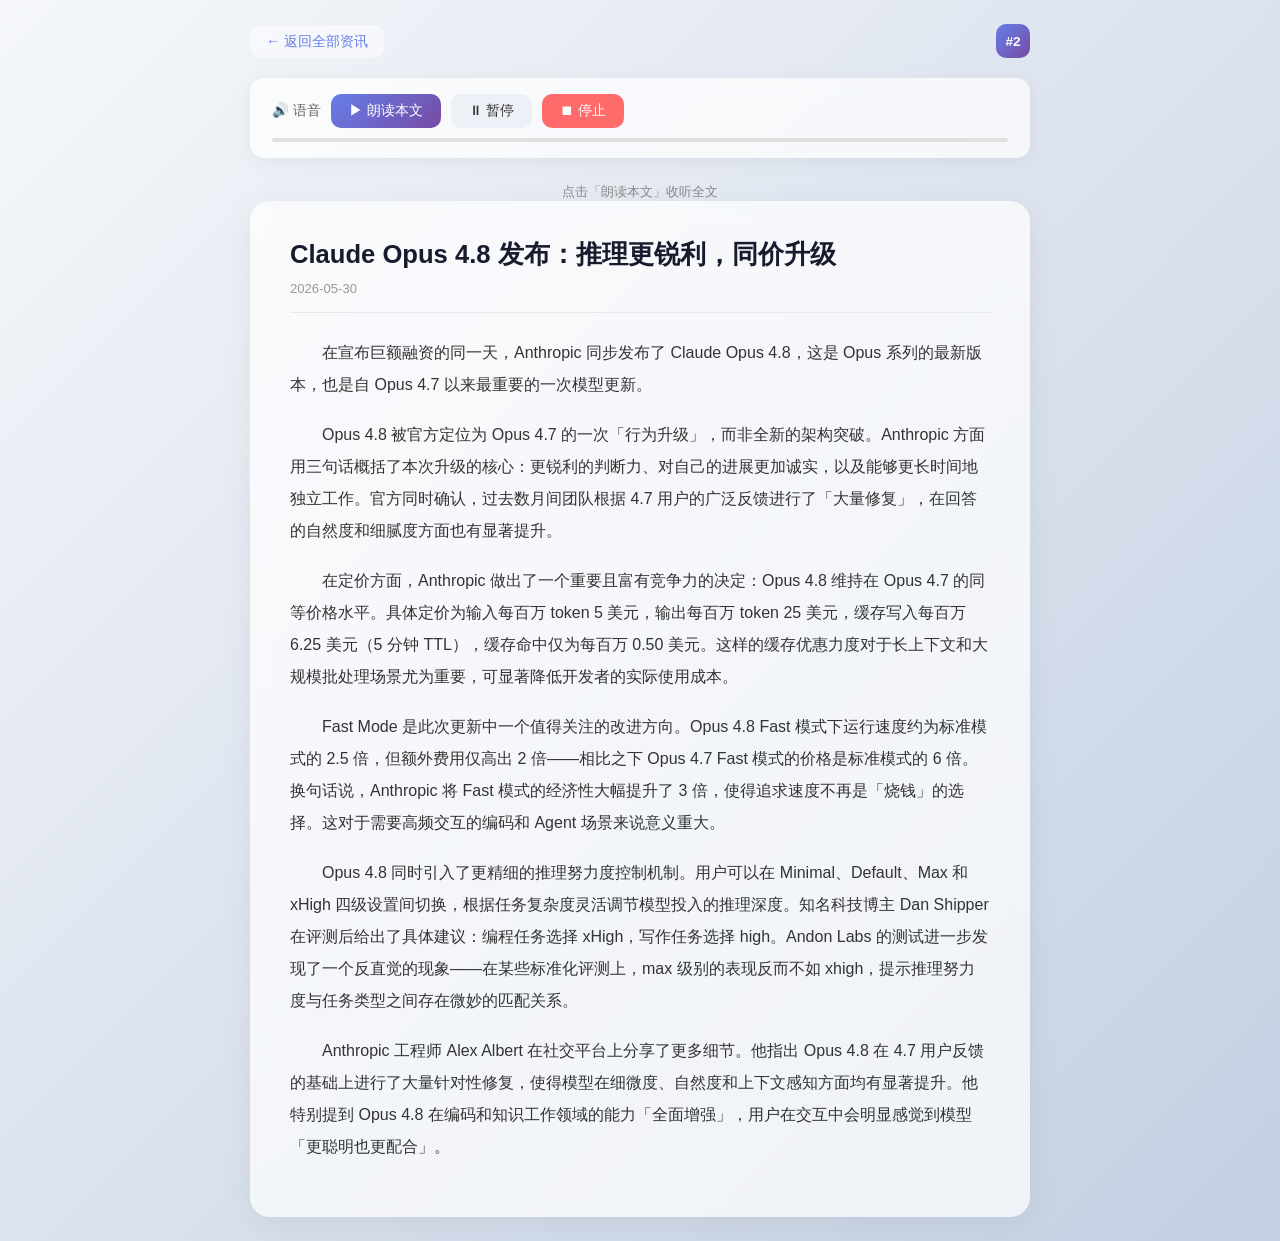
<file: daily-ai-news/detail-02.html>
<!DOCTYPE html>
<html lang="zh-CN">
<head>
  <meta charset="UTF-8" />
  <meta name="viewport" content="width=device-width, initial-scale=1.0" />
  <title>#2 Claude Opus 4.8 发布：推理更锐利，同价升级 — 每日 AI 资讯</title>
  <style>
    * { margin: 0; padding: 0; box-sizing: border-box; }
    body {
      font-family: -apple-system, BlinkMacSystemFont, "Segoe UI", "PingFang SC",
                   "Hiragino Sans GB", "Microsoft YaHei", sans-serif;
      background: linear-gradient(135deg, #f5f7fa 0%, #c3cfe2 100%);
      min-height: 100vh;
      color: #1a1a2e;
      padding: 24px 16px;
    }
    .container { max-width: 780px; margin: 0 auto; }

    /* 导航栏 */
    .nav-bar {
      display: flex; align-items: center; justify-content: space-between;
      margin-bottom: 20px; flex-wrap: wrap; gap: 8px;
    }
    .back-link {
      display: inline-flex; align-items: center; gap: 4px;
      color: #667eea; text-decoration: none; font-size: 0.9rem; font-weight: 500;
      padding: 7px 16px; border-radius: 10px;
      background: rgba(255,255,255,0.5);
      transition: all 0.2s;
    }
    .back-link:hover { background: rgba(255,255,255,0.8); transform: translateX(-3px); }
    .rank-badge {
      display: inline-flex; align-items: center; justify-content: center;
      width: 34px; height: 34px; border-radius: 10px;
      background: linear-gradient(135deg, #667eea, #764ba2);
      color: #fff; font-weight: 700; font-size: 0.85rem;
    }

    /* 语音控件 */
    .voice-bar {
      display: flex; align-items: center; gap: 10px; flex-wrap: wrap;
      padding: 16px 22px;
      background: rgba(255,255,255,0.7);
      backdrop-filter: blur(10px);
      border-radius: 14px; margin-bottom: 22px;
      box-shadow: 0 4px 20px rgba(0,0,0,0.05);
    }
    .voice-bar .label { font-size: 0.85rem; color: #666; font-weight: 500; }
    .voice-btn {
      padding: 8px 18px; border: none; border-radius: 10px;
      font-size: 0.85rem; font-weight: 500; cursor: pointer;
      transition: all 0.2s; background: #eef0f7; color: #333;
    }
    .voice-btn:hover { transform: translateY(-1px); box-shadow: 0 4px 12px rgba(0,0,0,0.1); }
    .voice-btn:active { transform: scale(0.96); }
    .voice-btn.primary {
      background: linear-gradient(135deg, #667eea, #764ba2); color: #fff;
    }
    .voice-btn.primary:hover { box-shadow: 0 4px 16px rgba(102,126,234,0.4); }
    .voice-btn.danger { background: #ff6b6b; color: #fff; }
    .voice-btn:disabled { opacity: 0.4; cursor: not-allowed; transform: none !important; }
    .voice-status {
      font-size: 0.8rem; color: #888; text-align: center; padding: 4px 0 0;
    }
    .progress-wrap {
      width: 100%; height: 4px; background: #e0e0e0;
      border-radius: 2px; overflow: hidden;
    }
    .progress-bar {
      height: 100%; width: 0%;
      background: linear-gradient(90deg, #667eea, #764ba2);
      border-radius: 2px; transition: width 0.3s linear;
    }

    /* 文章正文 */
    .article {
      background: rgba(255,255,255,0.7);
      backdrop-filter: blur(8px);
      border-radius: 20px; padding: 36px 40px;
      box-shadow: 0 8px 32px rgba(0,0,0,0.06);
    }
    .article h1 {
      font-size: 1.6rem; line-height: 1.4; color: #1a1a2e;
      margin-bottom: 8px;
    }
    .article .meta {
      font-size: 0.82rem; color: #999; margin-bottom: 24px;
      padding-bottom: 16px; border-bottom: 1px solid #e8e8e8;
    }
    .article p {
      font-size: 1rem; color: #333; line-height: 2;
      margin-bottom: 18px;
      text-indent: 2em;
    }

    @media (max-width: 600px) {
      body { padding: 12px 10px; }
      .article { padding: 18px 16px; }
      .article h1 { font-size: 1.2rem; }
      .article p { font-size: 0.93rem; text-indent: 1.5em; }
      .voice-bar { flex-direction: column; gap: 6px; }
      .voice-btn { width: 100%; justify-content: center; }
    }
  </style>
</head>
<body>
<div class="container">

  <!-- 导航栏 -->
  <div class="nav-bar">
    <a class="back-link" href="/ai-news">← 返回全部资讯</a>
    <span class="rank-badge">#2</span>
  </div>

  <!-- 语音控件 -->
  <div class="voice-bar">
    <span class="label">🔊 语音</span>
    <button class="voice-btn primary" id="playBtn">▶ 朗读本文</button>
    <button class="voice-btn" id="pauseBtn">⏸ 暂停</button>
    <button class="voice-btn danger" id="stopBtn">⏹ 停止</button>
    <div class="progress-wrap">
      <div class="progress-bar" id="progressBar"></div>
    </div>
  </div>
  <div class="voice-status" id="voiceStatus">点击「朗读本文」收听全文</div>

  <!-- 正文 -->
  <div class="article">
    <h1>Claude Opus 4.8 发布：推理更锐利，同价升级</h1>
    <div class="meta">2026-05-30</div>
      <p>在宣布巨额融资的同一天，Anthropic 同步发布了 Claude Opus 4.8，这是 Opus 系列的最新版本，也是自 Opus 4.7 以来最重要的一次模型更新。</p>
      <p>Opus 4.8 被官方定位为 Opus 4.7 的一次「行为升级」，而非全新的架构突破。Anthropic 方面用三句话概括了本次升级的核心：更锐利的判断力、对自己的进展更加诚实，以及能够更长时间地独立工作。官方同时确认，过去数月间团队根据 4.7 用户的广泛反馈进行了「大量修复」，在回答的自然度和细腻度方面也有显著提升。</p>
      <p>在定价方面，Anthropic 做出了一个重要且富有竞争力的决定：Opus 4.8 维持在 Opus 4.7 的同等价格水平。具体定价为输入每百万 token 5 美元，输出每百万 token 25 美元，缓存写入每百万 6.25 美元（5 分钟 TTL），缓存命中仅为每百万 0.50 美元。这样的缓存优惠力度对于长上下文和大规模批处理场景尤为重要，可显著降低开发者的实际使用成本。</p>
      <p>Fast Mode 是此次更新中一个值得关注的改进方向。Opus 4.8 Fast 模式下运行速度约为标准模式的 2.5 倍，但额外费用仅高出 2 倍——相比之下 Opus 4.7 Fast 模式的价格是标准模式的 6 倍。换句话说，Anthropic 将 Fast 模式的经济性大幅提升了 3 倍，使得追求速度不再是「烧钱」的选择。这对于需要高频交互的编码和 Agent 场景来说意义重大。</p>
      <p>Opus 4.8 同时引入了更精细的推理努力度控制机制。用户可以在 Minimal、Default、Max 和 xHigh 四级设置间切换，根据任务复杂度灵活调节模型投入的推理深度。知名科技博主 Dan Shipper 在评测后给出了具体建议：编程任务选择 xHigh，写作任务选择 high。Andon Labs 的测试进一步发现了一个反直觉的现象——在某些标准化评测上，max 级别的表现反而不如 xhigh，提示推理努力度与任务类型之间存在微妙的匹配关系。</p>
      <p>Anthropic 工程师 Alex Albert 在社交平台上分享了更多细节。他指出 Opus 4.8 在 4.7 用户反馈的基础上进行了大量针对性修复，使得模型在细微度、自然度和上下文感知方面均有显著提升。他特别提到 Opus 4.8 在编码和知识工作领域的能力「全面增强」，用户在交互中会明显感觉到模型「更聪明也更配合」。</p>
  </div>

</div>

<script>
(function() {
  var audio = new Audio();
  audio.src = 'voices/voice_02.mp3';
  audio.preload = 'auto';

  var $ = function(id) { return document.getElementById(id); };
  var playBtn = $('playBtn'), pauseBtn = $('pauseBtn'), stopBtn = $('stopBtn');
  var status = $('voiceStatus'), progressBar = $('progressBar');
  var timer = null;

  function setProgress() {
    if (audio.duration && !isNaN(audio.duration))
      progressBar.style.width = Math.min((audio.currentTime / audio.duration) * 100, 100) + '%';
  }
  function startTimer() { clearTimer(); timer = setInterval(setProgress, 200); }
  function clearTimer() { if (timer) { clearInterval(timer); timer = null; } }

  audio.onplay = function() {
    playBtn.textContent = '⏸ 播放中'; startTimer();
    status.textContent = '🔊 正在朗读全文...';
  };
  audio.onpause = function() {
    playBtn.textContent = '▶ 继续'; clearTimer();
    status.textContent = '⏸ 已暂停';
  };
  audio.onended = function() {
    playBtn.textContent = '▶ 重播'; clearTimer();
    progressBar.style.width = '0%';
    status.textContent = '✅ 播放完成';
  };
  audio.onerror = function() {
    playBtn.textContent = '▶ 朗读本文'; status.textContent = '⚠️ 音频加载失败';
    clearTimer(); progressBar.style.width = '0%';
  };

  playBtn.onclick = function() {
    if (!audio.paused) { audio.pause(); return; }
    if (audio.ended) audio.currentTime = 0;
    audio.play().catch(function() { status.textContent = '⚠️ 请先点击页面激活音频'; });
  };
  pauseBtn.onclick = function() {
    if (audio.paused) audio.play().catch(function(){}); else audio.pause();
  };
  stopBtn.onclick = function() {
    audio.pause(); audio.currentTime = 0;
    playBtn.textContent = '▶ 朗读本文'; status.textContent = '⏹ 已停止';
    clearTimer(); progressBar.style.width = '0%';
  };
  document.addEventListener('keydown', function(e) {
    if (e.target.tagName === 'INPUT' || e.target.tagName === 'TEXTAREA') return;
    if (e.code === 'Space') {
      e.preventDefault();
      if (audio.paused) audio.play().catch(function(){}); else audio.pause();
    }
  });
})();
</script>
</body>
</html>
</file>
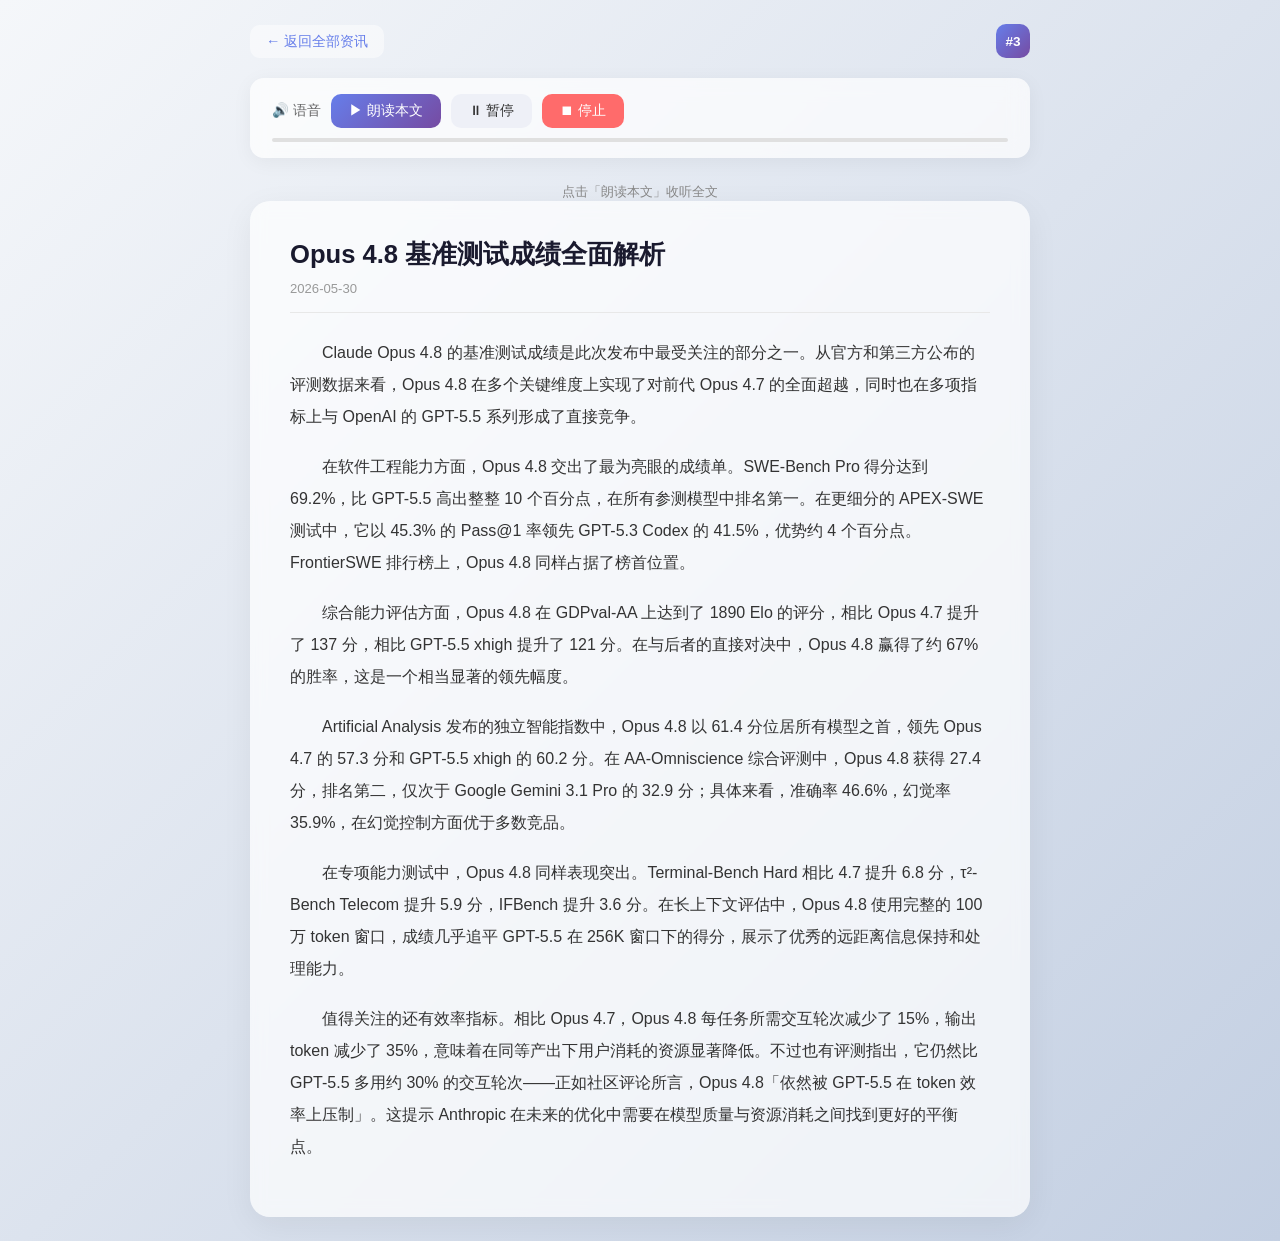
<file: daily-ai-news/detail-03.html>
<!DOCTYPE html>
<html lang="zh-CN">
<head>
  <meta charset="UTF-8" />
  <meta name="viewport" content="width=device-width, initial-scale=1.0" />
  <title>#3 Opus 4.8 基准测试成绩全面解析 — 每日 AI 资讯</title>
  <style>
    * { margin: 0; padding: 0; box-sizing: border-box; }
    body {
      font-family: -apple-system, BlinkMacSystemFont, "Segoe UI", "PingFang SC",
                   "Hiragino Sans GB", "Microsoft YaHei", sans-serif;
      background: linear-gradient(135deg, #f5f7fa 0%, #c3cfe2 100%);
      min-height: 100vh;
      color: #1a1a2e;
      padding: 24px 16px;
    }
    .container { max-width: 780px; margin: 0 auto; }

    /* 导航栏 */
    .nav-bar {
      display: flex; align-items: center; justify-content: space-between;
      margin-bottom: 20px; flex-wrap: wrap; gap: 8px;
    }
    .back-link {
      display: inline-flex; align-items: center; gap: 4px;
      color: #667eea; text-decoration: none; font-size: 0.9rem; font-weight: 500;
      padding: 7px 16px; border-radius: 10px;
      background: rgba(255,255,255,0.5);
      transition: all 0.2s;
    }
    .back-link:hover { background: rgba(255,255,255,0.8); transform: translateX(-3px); }
    .rank-badge {
      display: inline-flex; align-items: center; justify-content: center;
      width: 34px; height: 34px; border-radius: 10px;
      background: linear-gradient(135deg, #667eea, #764ba2);
      color: #fff; font-weight: 700; font-size: 0.85rem;
    }

    /* 语音控件 */
    .voice-bar {
      display: flex; align-items: center; gap: 10px; flex-wrap: wrap;
      padding: 16px 22px;
      background: rgba(255,255,255,0.7);
      backdrop-filter: blur(10px);
      border-radius: 14px; margin-bottom: 22px;
      box-shadow: 0 4px 20px rgba(0,0,0,0.05);
    }
    .voice-bar .label { font-size: 0.85rem; color: #666; font-weight: 500; }
    .voice-btn {
      padding: 8px 18px; border: none; border-radius: 10px;
      font-size: 0.85rem; font-weight: 500; cursor: pointer;
      transition: all 0.2s; background: #eef0f7; color: #333;
    }
    .voice-btn:hover { transform: translateY(-1px); box-shadow: 0 4px 12px rgba(0,0,0,0.1); }
    .voice-btn:active { transform: scale(0.96); }
    .voice-btn.primary {
      background: linear-gradient(135deg, #667eea, #764ba2); color: #fff;
    }
    .voice-btn.primary:hover { box-shadow: 0 4px 16px rgba(102,126,234,0.4); }
    .voice-btn.danger { background: #ff6b6b; color: #fff; }
    .voice-btn:disabled { opacity: 0.4; cursor: not-allowed; transform: none !important; }
    .voice-status {
      font-size: 0.8rem; color: #888; text-align: center; padding: 4px 0 0;
    }
    .progress-wrap {
      width: 100%; height: 4px; background: #e0e0e0;
      border-radius: 2px; overflow: hidden;
    }
    .progress-bar {
      height: 100%; width: 0%;
      background: linear-gradient(90deg, #667eea, #764ba2);
      border-radius: 2px; transition: width 0.3s linear;
    }

    /* 文章正文 */
    .article {
      background: rgba(255,255,255,0.7);
      backdrop-filter: blur(8px);
      border-radius: 20px; padding: 36px 40px;
      box-shadow: 0 8px 32px rgba(0,0,0,0.06);
    }
    .article h1 {
      font-size: 1.6rem; line-height: 1.4; color: #1a1a2e;
      margin-bottom: 8px;
    }
    .article .meta {
      font-size: 0.82rem; color: #999; margin-bottom: 24px;
      padding-bottom: 16px; border-bottom: 1px solid #e8e8e8;
    }
    .article p {
      font-size: 1rem; color: #333; line-height: 2;
      margin-bottom: 18px;
      text-indent: 2em;
    }

    @media (max-width: 600px) {
      body { padding: 12px 10px; }
      .article { padding: 18px 16px; }
      .article h1 { font-size: 1.2rem; }
      .article p { font-size: 0.93rem; text-indent: 1.5em; }
      .voice-bar { flex-direction: column; gap: 6px; }
      .voice-btn { width: 100%; justify-content: center; }
    }
  </style>
</head>
<body>
<div class="container">

  <!-- 导航栏 -->
  <div class="nav-bar">
    <a class="back-link" href="/ai-news">← 返回全部资讯</a>
    <span class="rank-badge">#3</span>
  </div>

  <!-- 语音控件 -->
  <div class="voice-bar">
    <span class="label">🔊 语音</span>
    <button class="voice-btn primary" id="playBtn">▶ 朗读本文</button>
    <button class="voice-btn" id="pauseBtn">⏸ 暂停</button>
    <button class="voice-btn danger" id="stopBtn">⏹ 停止</button>
    <div class="progress-wrap">
      <div class="progress-bar" id="progressBar"></div>
    </div>
  </div>
  <div class="voice-status" id="voiceStatus">点击「朗读本文」收听全文</div>

  <!-- 正文 -->
  <div class="article">
    <h1>Opus 4.8 基准测试成绩全面解析</h1>
    <div class="meta">2026-05-30</div>
      <p>Claude Opus 4.8 的基准测试成绩是此次发布中最受关注的部分之一。从官方和第三方公布的评测数据来看，Opus 4.8 在多个关键维度上实现了对前代 Opus 4.7 的全面超越，同时也在多项指标上与 OpenAI 的 GPT-5.5 系列形成了直接竞争。</p>
      <p>在软件工程能力方面，Opus 4.8 交出了最为亮眼的成绩单。SWE-Bench Pro 得分达到 69.2%，比 GPT-5.5 高出整整 10 个百分点，在所有参测模型中排名第一。在更细分的 APEX-SWE 测试中，它以 45.3% 的 Pass@1 率领先 GPT-5.3 Codex 的 41.5%，优势约 4 个百分点。FrontierSWE 排行榜上，Opus 4.8 同样占据了榜首位置。</p>
      <p>综合能力评估方面，Opus 4.8 在 GDPval-AA 上达到了 1890 Elo 的评分，相比 Opus 4.7 提升了 137 分，相比 GPT-5.5 xhigh 提升了 121 分。在与后者的直接对决中，Opus 4.8 赢得了约 67% 的胜率，这是一个相当显著的领先幅度。</p>
      <p>Artificial Analysis 发布的独立智能指数中，Opus 4.8 以 61.4 分位居所有模型之首，领先 Opus 4.7 的 57.3 分和 GPT-5.5 xhigh 的 60.2 分。在 AA-Omniscience 综合评测中，Opus 4.8 获得 27.4 分，排名第二，仅次于 Google Gemini 3.1 Pro 的 32.9 分；具体来看，准确率 46.6%，幻觉率 35.9%，在幻觉控制方面优于多数竞品。</p>
      <p>在专项能力测试中，Opus 4.8 同样表现突出。Terminal-Bench Hard 相比 4.7 提升 6.8 分，τ²-Bench Telecom 提升 5.9 分，IFBench 提升 3.6 分。在长上下文评估中，Opus 4.8 使用完整的 100 万 token 窗口，成绩几乎追平 GPT-5.5 在 256K 窗口下的得分，展示了优秀的远距离信息保持和处理能力。</p>
      <p>值得关注的还有效率指标。相比 Opus 4.7，Opus 4.8 每任务所需交互轮次减少了 15%，输出 token 减少了 35%，意味着在同等产出下用户消耗的资源显著降低。不过也有评测指出，它仍然比 GPT-5.5 多用约 30% 的交互轮次——正如社区评论所言，Opus 4.8「依然被 GPT-5.5 在 token 效率上压制」。这提示 Anthropic 在未来的优化中需要在模型质量与资源消耗之间找到更好的平衡点。</p>
  </div>

</div>

<script>
(function() {
  var audio = new Audio();
  audio.src = 'voices/voice_03.mp3';
  audio.preload = 'auto';

  var $ = function(id) { return document.getElementById(id); };
  var playBtn = $('playBtn'), pauseBtn = $('pauseBtn'), stopBtn = $('stopBtn');
  var status = $('voiceStatus'), progressBar = $('progressBar');
  var timer = null;

  function setProgress() {
    if (audio.duration && !isNaN(audio.duration))
      progressBar.style.width = Math.min((audio.currentTime / audio.duration) * 100, 100) + '%';
  }
  function startTimer() { clearTimer(); timer = setInterval(setProgress, 200); }
  function clearTimer() { if (timer) { clearInterval(timer); timer = null; } }

  audio.onplay = function() {
    playBtn.textContent = '⏸ 播放中'; startTimer();
    status.textContent = '🔊 正在朗读全文...';
  };
  audio.onpause = function() {
    playBtn.textContent = '▶ 继续'; clearTimer();
    status.textContent = '⏸ 已暂停';
  };
  audio.onended = function() {
    playBtn.textContent = '▶ 重播'; clearTimer();
    progressBar.style.width = '0%';
    status.textContent = '✅ 播放完成';
  };
  audio.onerror = function() {
    playBtn.textContent = '▶ 朗读本文'; status.textContent = '⚠️ 音频加载失败';
    clearTimer(); progressBar.style.width = '0%';
  };

  playBtn.onclick = function() {
    if (!audio.paused) { audio.pause(); return; }
    if (audio.ended) audio.currentTime = 0;
    audio.play().catch(function() { status.textContent = '⚠️ 请先点击页面激活音频'; });
  };
  pauseBtn.onclick = function() {
    if (audio.paused) audio.play().catch(function(){}); else audio.pause();
  };
  stopBtn.onclick = function() {
    audio.pause(); audio.currentTime = 0;
    playBtn.textContent = '▶ 朗读本文'; status.textContent = '⏹ 已停止';
    clearTimer(); progressBar.style.width = '0%';
  };
  document.addEventListener('keydown', function(e) {
    if (e.target.tagName === 'INPUT' || e.target.tagName === 'TEXTAREA') return;
    if (e.code === 'Space') {
      e.preventDefault();
      if (audio.paused) audio.play().catch(function(){}); else audio.pause();
    }
  });
})();
</script>
</body>
</html>
</file>
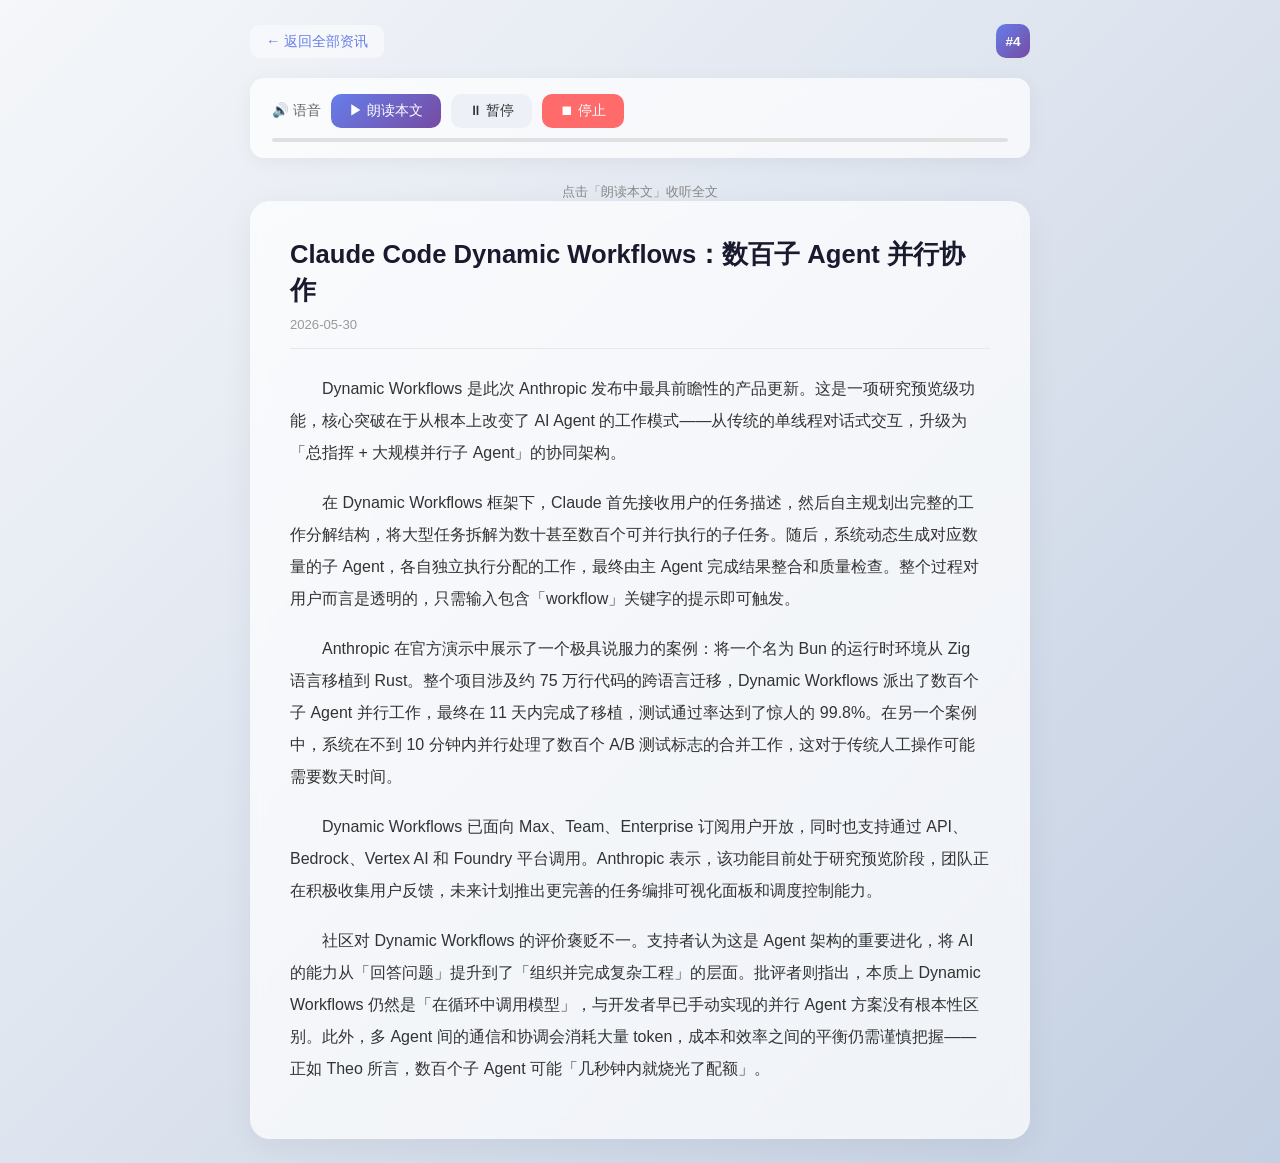
<file: daily-ai-news/detail-04.html>
<!DOCTYPE html>
<html lang="zh-CN">
<head>
  <meta charset="UTF-8" />
  <meta name="viewport" content="width=device-width, initial-scale=1.0" />
  <title>#4 Claude Code Dynamic Workflows：数百子 Agent 并行协作 — 每日 AI 资讯</title>
  <style>
    * { margin: 0; padding: 0; box-sizing: border-box; }
    body {
      font-family: -apple-system, BlinkMacSystemFont, "Segoe UI", "PingFang SC",
                   "Hiragino Sans GB", "Microsoft YaHei", sans-serif;
      background: linear-gradient(135deg, #f5f7fa 0%, #c3cfe2 100%);
      min-height: 100vh;
      color: #1a1a2e;
      padding: 24px 16px;
    }
    .container { max-width: 780px; margin: 0 auto; }

    /* 导航栏 */
    .nav-bar {
      display: flex; align-items: center; justify-content: space-between;
      margin-bottom: 20px; flex-wrap: wrap; gap: 8px;
    }
    .back-link {
      display: inline-flex; align-items: center; gap: 4px;
      color: #667eea; text-decoration: none; font-size: 0.9rem; font-weight: 500;
      padding: 7px 16px; border-radius: 10px;
      background: rgba(255,255,255,0.5);
      transition: all 0.2s;
    }
    .back-link:hover { background: rgba(255,255,255,0.8); transform: translateX(-3px); }
    .rank-badge {
      display: inline-flex; align-items: center; justify-content: center;
      width: 34px; height: 34px; border-radius: 10px;
      background: linear-gradient(135deg, #667eea, #764ba2);
      color: #fff; font-weight: 700; font-size: 0.85rem;
    }

    /* 语音控件 */
    .voice-bar {
      display: flex; align-items: center; gap: 10px; flex-wrap: wrap;
      padding: 16px 22px;
      background: rgba(255,255,255,0.7);
      backdrop-filter: blur(10px);
      border-radius: 14px; margin-bottom: 22px;
      box-shadow: 0 4px 20px rgba(0,0,0,0.05);
    }
    .voice-bar .label { font-size: 0.85rem; color: #666; font-weight: 500; }
    .voice-btn {
      padding: 8px 18px; border: none; border-radius: 10px;
      font-size: 0.85rem; font-weight: 500; cursor: pointer;
      transition: all 0.2s; background: #eef0f7; color: #333;
    }
    .voice-btn:hover { transform: translateY(-1px); box-shadow: 0 4px 12px rgba(0,0,0,0.1); }
    .voice-btn:active { transform: scale(0.96); }
    .voice-btn.primary {
      background: linear-gradient(135deg, #667eea, #764ba2); color: #fff;
    }
    .voice-btn.primary:hover { box-shadow: 0 4px 16px rgba(102,126,234,0.4); }
    .voice-btn.danger { background: #ff6b6b; color: #fff; }
    .voice-btn:disabled { opacity: 0.4; cursor: not-allowed; transform: none !important; }
    .voice-status {
      font-size: 0.8rem; color: #888; text-align: center; padding: 4px 0 0;
    }
    .progress-wrap {
      width: 100%; height: 4px; background: #e0e0e0;
      border-radius: 2px; overflow: hidden;
    }
    .progress-bar {
      height: 100%; width: 0%;
      background: linear-gradient(90deg, #667eea, #764ba2);
      border-radius: 2px; transition: width 0.3s linear;
    }

    /* 文章正文 */
    .article {
      background: rgba(255,255,255,0.7);
      backdrop-filter: blur(8px);
      border-radius: 20px; padding: 36px 40px;
      box-shadow: 0 8px 32px rgba(0,0,0,0.06);
    }
    .article h1 {
      font-size: 1.6rem; line-height: 1.4; color: #1a1a2e;
      margin-bottom: 8px;
    }
    .article .meta {
      font-size: 0.82rem; color: #999; margin-bottom: 24px;
      padding-bottom: 16px; border-bottom: 1px solid #e8e8e8;
    }
    .article p {
      font-size: 1rem; color: #333; line-height: 2;
      margin-bottom: 18px;
      text-indent: 2em;
    }

    @media (max-width: 600px) {
      body { padding: 12px 10px; }
      .article { padding: 18px 16px; }
      .article h1 { font-size: 1.2rem; }
      .article p { font-size: 0.93rem; text-indent: 1.5em; }
      .voice-bar { flex-direction: column; gap: 6px; }
      .voice-btn { width: 100%; justify-content: center; }
    }
  </style>
</head>
<body>
<div class="container">

  <!-- 导航栏 -->
  <div class="nav-bar">
    <a class="back-link" href="/ai-news">← 返回全部资讯</a>
    <span class="rank-badge">#4</span>
  </div>

  <!-- 语音控件 -->
  <div class="voice-bar">
    <span class="label">🔊 语音</span>
    <button class="voice-btn primary" id="playBtn">▶ 朗读本文</button>
    <button class="voice-btn" id="pauseBtn">⏸ 暂停</button>
    <button class="voice-btn danger" id="stopBtn">⏹ 停止</button>
    <div class="progress-wrap">
      <div class="progress-bar" id="progressBar"></div>
    </div>
  </div>
  <div class="voice-status" id="voiceStatus">点击「朗读本文」收听全文</div>

  <!-- 正文 -->
  <div class="article">
    <h1>Claude Code Dynamic Workflows：数百子 Agent 并行协作</h1>
    <div class="meta">2026-05-30</div>
      <p>Dynamic Workflows 是此次 Anthropic 发布中最具前瞻性的产品更新。这是一项研究预览级功能，核心突破在于从根本上改变了 AI Agent 的工作模式——从传统的单线程对话式交互，升级为「总指挥 + 大规模并行子 Agent」的协同架构。</p>
      <p>在 Dynamic Workflows 框架下，Claude 首先接收用户的任务描述，然后自主规划出完整的工作分解结构，将大型任务拆解为数十甚至数百个可并行执行的子任务。随后，系统动态生成对应数量的子 Agent，各自独立执行分配的工作，最终由主 Agent 完成结果整合和质量检查。整个过程对用户而言是透明的，只需输入包含「workflow」关键字的提示即可触发。</p>
      <p>Anthropic 在官方演示中展示了一个极具说服力的案例：将一个名为 Bun 的运行时环境从 Zig 语言移植到 Rust。整个项目涉及约 75 万行代码的跨语言迁移，Dynamic Workflows 派出了数百个子 Agent 并行工作，最终在 11 天内完成了移植，测试通过率达到了惊人的 99.8%。在另一个案例中，系统在不到 10 分钟内并行处理了数百个 A/B 测试标志的合并工作，这对于传统人工操作可能需要数天时间。</p>
      <p>Dynamic Workflows 已面向 Max、Team、Enterprise 订阅用户开放，同时也支持通过 API、Bedrock、Vertex AI 和 Foundry 平台调用。Anthropic 表示，该功能目前处于研究预览阶段，团队正在积极收集用户反馈，未来计划推出更完善的任务编排可视化面板和调度控制能力。</p>
      <p>社区对 Dynamic Workflows 的评价褒贬不一。支持者认为这是 Agent 架构的重要进化，将 AI 的能力从「回答问题」提升到了「组织并完成复杂工程」的层面。批评者则指出，本质上 Dynamic Workflows 仍然是「在循环中调用模型」，与开发者早已手动实现的并行 Agent 方案没有根本性区别。此外，多 Agent 间的通信和协调会消耗大量 token，成本和效率之间的平衡仍需谨慎把握——正如 Theo 所言，数百个子 Agent 可能「几秒钟内就烧光了配额」。</p>
  </div>

</div>

<script>
(function() {
  var audio = new Audio();
  audio.src = 'voices/voice_04.mp3';
  audio.preload = 'auto';

  var $ = function(id) { return document.getElementById(id); };
  var playBtn = $('playBtn'), pauseBtn = $('pauseBtn'), stopBtn = $('stopBtn');
  var status = $('voiceStatus'), progressBar = $('progressBar');
  var timer = null;

  function setProgress() {
    if (audio.duration && !isNaN(audio.duration))
      progressBar.style.width = Math.min((audio.currentTime / audio.duration) * 100, 100) + '%';
  }
  function startTimer() { clearTimer(); timer = setInterval(setProgress, 200); }
  function clearTimer() { if (timer) { clearInterval(timer); timer = null; } }

  audio.onplay = function() {
    playBtn.textContent = '⏸ 播放中'; startTimer();
    status.textContent = '🔊 正在朗读全文...';
  };
  audio.onpause = function() {
    playBtn.textContent = '▶ 继续'; clearTimer();
    status.textContent = '⏸ 已暂停';
  };
  audio.onended = function() {
    playBtn.textContent = '▶ 重播'; clearTimer();
    progressBar.style.width = '0%';
    status.textContent = '✅ 播放完成';
  };
  audio.onerror = function() {
    playBtn.textContent = '▶ 朗读本文'; status.textContent = '⚠️ 音频加载失败';
    clearTimer(); progressBar.style.width = '0%';
  };

  playBtn.onclick = function() {
    if (!audio.paused) { audio.pause(); return; }
    if (audio.ended) audio.currentTime = 0;
    audio.play().catch(function() { status.textContent = '⚠️ 请先点击页面激活音频'; });
  };
  pauseBtn.onclick = function() {
    if (audio.paused) audio.play().catch(function(){}); else audio.pause();
  };
  stopBtn.onclick = function() {
    audio.pause(); audio.currentTime = 0;
    playBtn.textContent = '▶ 朗读本文'; status.textContent = '⏹ 已停止';
    clearTimer(); progressBar.style.width = '0%';
  };
  document.addEventListener('keydown', function(e) {
    if (e.target.tagName === 'INPUT' || e.target.tagName === 'TEXTAREA') return;
    if (e.code === 'Space') {
      e.preventDefault();
      if (audio.paused) audio.play().catch(function(){}); else audio.pause();
    }
  });
})();
</script>
</body>
</html>
</file>
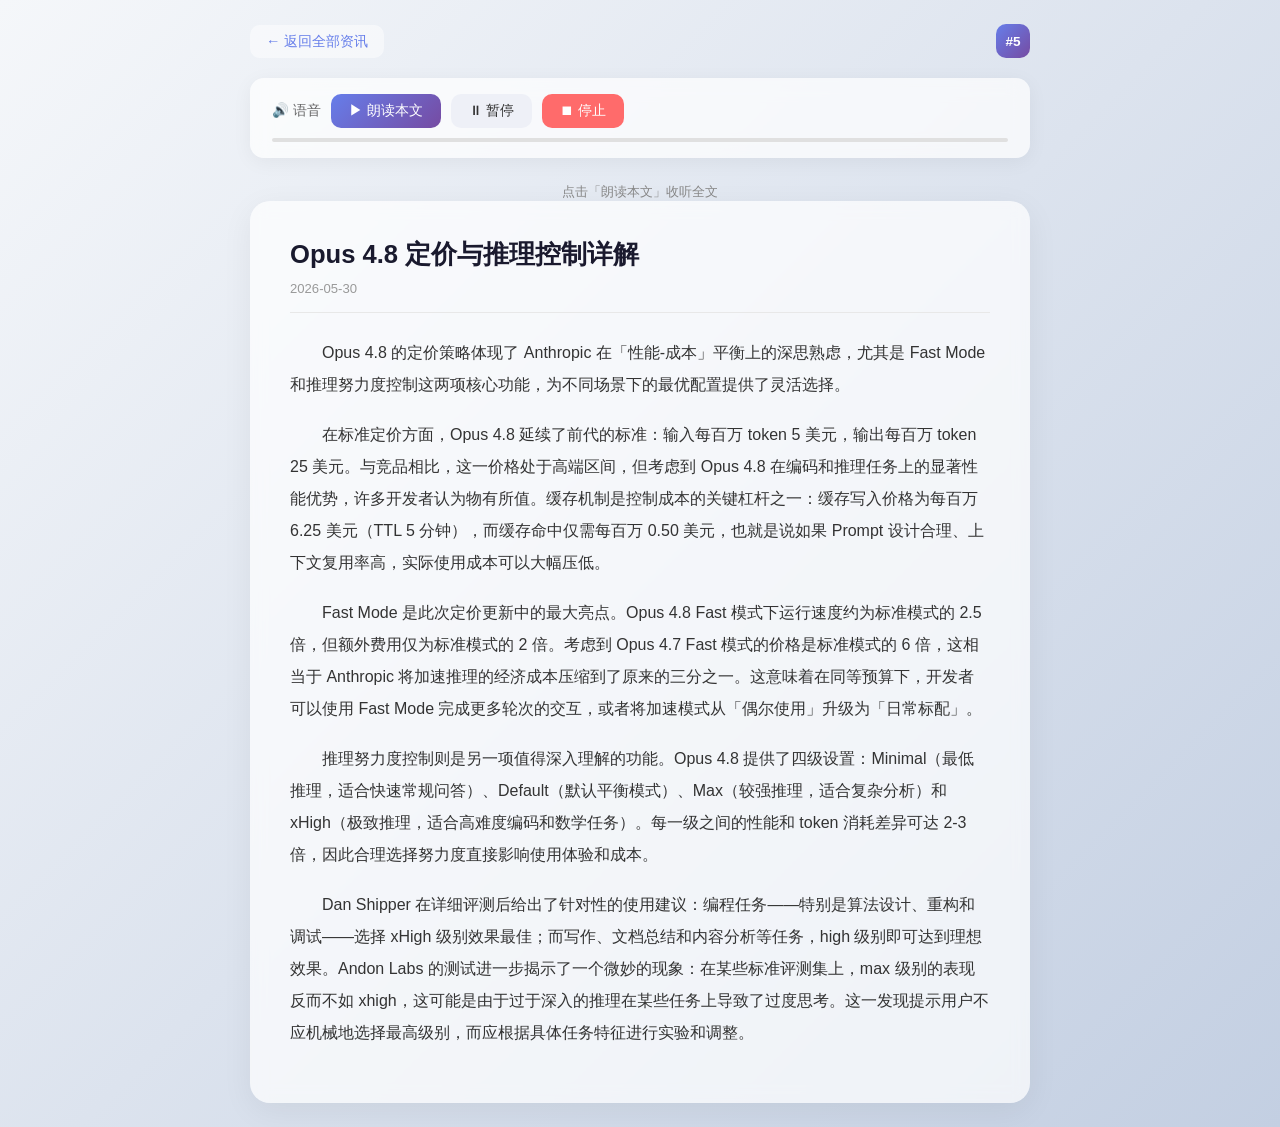
<file: daily-ai-news/detail-05.html>
<!DOCTYPE html>
<html lang="zh-CN">
<head>
  <meta charset="UTF-8" />
  <meta name="viewport" content="width=device-width, initial-scale=1.0" />
  <title>#5 Opus 4.8 定价与推理控制详解 — 每日 AI 资讯</title>
  <style>
    * { margin: 0; padding: 0; box-sizing: border-box; }
    body {
      font-family: -apple-system, BlinkMacSystemFont, "Segoe UI", "PingFang SC",
                   "Hiragino Sans GB", "Microsoft YaHei", sans-serif;
      background: linear-gradient(135deg, #f5f7fa 0%, #c3cfe2 100%);
      min-height: 100vh;
      color: #1a1a2e;
      padding: 24px 16px;
    }
    .container { max-width: 780px; margin: 0 auto; }

    /* 导航栏 */
    .nav-bar {
      display: flex; align-items: center; justify-content: space-between;
      margin-bottom: 20px; flex-wrap: wrap; gap: 8px;
    }
    .back-link {
      display: inline-flex; align-items: center; gap: 4px;
      color: #667eea; text-decoration: none; font-size: 0.9rem; font-weight: 500;
      padding: 7px 16px; border-radius: 10px;
      background: rgba(255,255,255,0.5);
      transition: all 0.2s;
    }
    .back-link:hover { background: rgba(255,255,255,0.8); transform: translateX(-3px); }
    .rank-badge {
      display: inline-flex; align-items: center; justify-content: center;
      width: 34px; height: 34px; border-radius: 10px;
      background: linear-gradient(135deg, #667eea, #764ba2);
      color: #fff; font-weight: 700; font-size: 0.85rem;
    }

    /* 语音控件 */
    .voice-bar {
      display: flex; align-items: center; gap: 10px; flex-wrap: wrap;
      padding: 16px 22px;
      background: rgba(255,255,255,0.7);
      backdrop-filter: blur(10px);
      border-radius: 14px; margin-bottom: 22px;
      box-shadow: 0 4px 20px rgba(0,0,0,0.05);
    }
    .voice-bar .label { font-size: 0.85rem; color: #666; font-weight: 500; }
    .voice-btn {
      padding: 8px 18px; border: none; border-radius: 10px;
      font-size: 0.85rem; font-weight: 500; cursor: pointer;
      transition: all 0.2s; background: #eef0f7; color: #333;
    }
    .voice-btn:hover { transform: translateY(-1px); box-shadow: 0 4px 12px rgba(0,0,0,0.1); }
    .voice-btn:active { transform: scale(0.96); }
    .voice-btn.primary {
      background: linear-gradient(135deg, #667eea, #764ba2); color: #fff;
    }
    .voice-btn.primary:hover { box-shadow: 0 4px 16px rgba(102,126,234,0.4); }
    .voice-btn.danger { background: #ff6b6b; color: #fff; }
    .voice-btn:disabled { opacity: 0.4; cursor: not-allowed; transform: none !important; }
    .voice-status {
      font-size: 0.8rem; color: #888; text-align: center; padding: 4px 0 0;
    }
    .progress-wrap {
      width: 100%; height: 4px; background: #e0e0e0;
      border-radius: 2px; overflow: hidden;
    }
    .progress-bar {
      height: 100%; width: 0%;
      background: linear-gradient(90deg, #667eea, #764ba2);
      border-radius: 2px; transition: width 0.3s linear;
    }

    /* 文章正文 */
    .article {
      background: rgba(255,255,255,0.7);
      backdrop-filter: blur(8px);
      border-radius: 20px; padding: 36px 40px;
      box-shadow: 0 8px 32px rgba(0,0,0,0.06);
    }
    .article h1 {
      font-size: 1.6rem; line-height: 1.4; color: #1a1a2e;
      margin-bottom: 8px;
    }
    .article .meta {
      font-size: 0.82rem; color: #999; margin-bottom: 24px;
      padding-bottom: 16px; border-bottom: 1px solid #e8e8e8;
    }
    .article p {
      font-size: 1rem; color: #333; line-height: 2;
      margin-bottom: 18px;
      text-indent: 2em;
    }

    @media (max-width: 600px) {
      body { padding: 12px 10px; }
      .article { padding: 18px 16px; }
      .article h1 { font-size: 1.2rem; }
      .article p { font-size: 0.93rem; text-indent: 1.5em; }
      .voice-bar { flex-direction: column; gap: 6px; }
      .voice-btn { width: 100%; justify-content: center; }
    }
  </style>
</head>
<body>
<div class="container">

  <!-- 导航栏 -->
  <div class="nav-bar">
    <a class="back-link" href="/ai-news">← 返回全部资讯</a>
    <span class="rank-badge">#5</span>
  </div>

  <!-- 语音控件 -->
  <div class="voice-bar">
    <span class="label">🔊 语音</span>
    <button class="voice-btn primary" id="playBtn">▶ 朗读本文</button>
    <button class="voice-btn" id="pauseBtn">⏸ 暂停</button>
    <button class="voice-btn danger" id="stopBtn">⏹ 停止</button>
    <div class="progress-wrap">
      <div class="progress-bar" id="progressBar"></div>
    </div>
  </div>
  <div class="voice-status" id="voiceStatus">点击「朗读本文」收听全文</div>

  <!-- 正文 -->
  <div class="article">
    <h1>Opus 4.8 定价与推理控制详解</h1>
    <div class="meta">2026-05-30</div>
      <p>Opus 4.8 的定价策略体现了 Anthropic 在「性能-成本」平衡上的深思熟虑，尤其是 Fast Mode 和推理努力度控制这两项核心功能，为不同场景下的最优配置提供了灵活选择。</p>
      <p>在标准定价方面，Opus 4.8 延续了前代的标准：输入每百万 token 5 美元，输出每百万 token 25 美元。与竞品相比，这一价格处于高端区间，但考虑到 Opus 4.8 在编码和推理任务上的显著性能优势，许多开发者认为物有所值。缓存机制是控制成本的关键杠杆之一：缓存写入价格为每百万 6.25 美元（TTL 5 分钟），而缓存命中仅需每百万 0.50 美元，也就是说如果 Prompt 设计合理、上下文复用率高，实际使用成本可以大幅压低。</p>
      <p>Fast Mode 是此次定价更新中的最大亮点。Opus 4.8 Fast 模式下运行速度约为标准模式的 2.5 倍，但额外费用仅为标准模式的 2 倍。考虑到 Opus 4.7 Fast 模式的价格是标准模式的 6 倍，这相当于 Anthropic 将加速推理的经济成本压缩到了原来的三分之一。这意味着在同等预算下，开发者可以使用 Fast Mode 完成更多轮次的交互，或者将加速模式从「偶尔使用」升级为「日常标配」。</p>
      <p>推理努力度控制则是另一项值得深入理解的功能。Opus 4.8 提供了四级设置：Minimal（最低推理，适合快速常规问答）、Default（默认平衡模式）、Max（较强推理，适合复杂分析）和 xHigh（极致推理，适合高难度编码和数学任务）。每一级之间的性能和 token 消耗差异可达 2-3 倍，因此合理选择努力度直接影响使用体验和成本。</p>
      <p>Dan Shipper 在详细评测后给出了针对性的使用建议：编程任务——特别是算法设计、重构和调试——选择 xHigh 级别效果最佳；而写作、文档总结和内容分析等任务，high 级别即可达到理想效果。Andon Labs 的测试进一步揭示了一个微妙的现象：在某些标准评测集上，max 级别的表现反而不如 xhigh，这可能是由于过于深入的推理在某些任务上导致了过度思考。这一发现提示用户不应机械地选择最高级别，而应根据具体任务特征进行实验和调整。</p>
  </div>

</div>

<script>
(function() {
  var audio = new Audio();
  audio.src = 'voices/voice_05.mp3';
  audio.preload = 'auto';

  var $ = function(id) { return document.getElementById(id); };
  var playBtn = $('playBtn'), pauseBtn = $('pauseBtn'), stopBtn = $('stopBtn');
  var status = $('voiceStatus'), progressBar = $('progressBar');
  var timer = null;

  function setProgress() {
    if (audio.duration && !isNaN(audio.duration))
      progressBar.style.width = Math.min((audio.currentTime / audio.duration) * 100, 100) + '%';
  }
  function startTimer() { clearTimer(); timer = setInterval(setProgress, 200); }
  function clearTimer() { if (timer) { clearInterval(timer); timer = null; } }

  audio.onplay = function() {
    playBtn.textContent = '⏸ 播放中'; startTimer();
    status.textContent = '🔊 正在朗读全文...';
  };
  audio.onpause = function() {
    playBtn.textContent = '▶ 继续'; clearTimer();
    status.textContent = '⏸ 已暂停';
  };
  audio.onended = function() {
    playBtn.textContent = '▶ 重播'; clearTimer();
    progressBar.style.width = '0%';
    status.textContent = '✅ 播放完成';
  };
  audio.onerror = function() {
    playBtn.textContent = '▶ 朗读本文'; status.textContent = '⚠️ 音频加载失败';
    clearTimer(); progressBar.style.width = '0%';
  };

  playBtn.onclick = function() {
    if (!audio.paused) { audio.pause(); return; }
    if (audio.ended) audio.currentTime = 0;
    audio.play().catch(function() { status.textContent = '⚠️ 请先点击页面激活音频'; });
  };
  pauseBtn.onclick = function() {
    if (audio.paused) audio.play().catch(function(){}); else audio.pause();
  };
  stopBtn.onclick = function() {
    audio.pause(); audio.currentTime = 0;
    playBtn.textContent = '▶ 朗读本文'; status.textContent = '⏹ 已停止';
    clearTimer(); progressBar.style.width = '0%';
  };
  document.addEventListener('keydown', function(e) {
    if (e.target.tagName === 'INPUT' || e.target.tagName === 'TEXTAREA') return;
    if (e.code === 'Space') {
      e.preventDefault();
      if (audio.paused) audio.play().catch(function(){}); else audio.pause();
    }
  });
})();
</script>
</body>
</html>
</file>
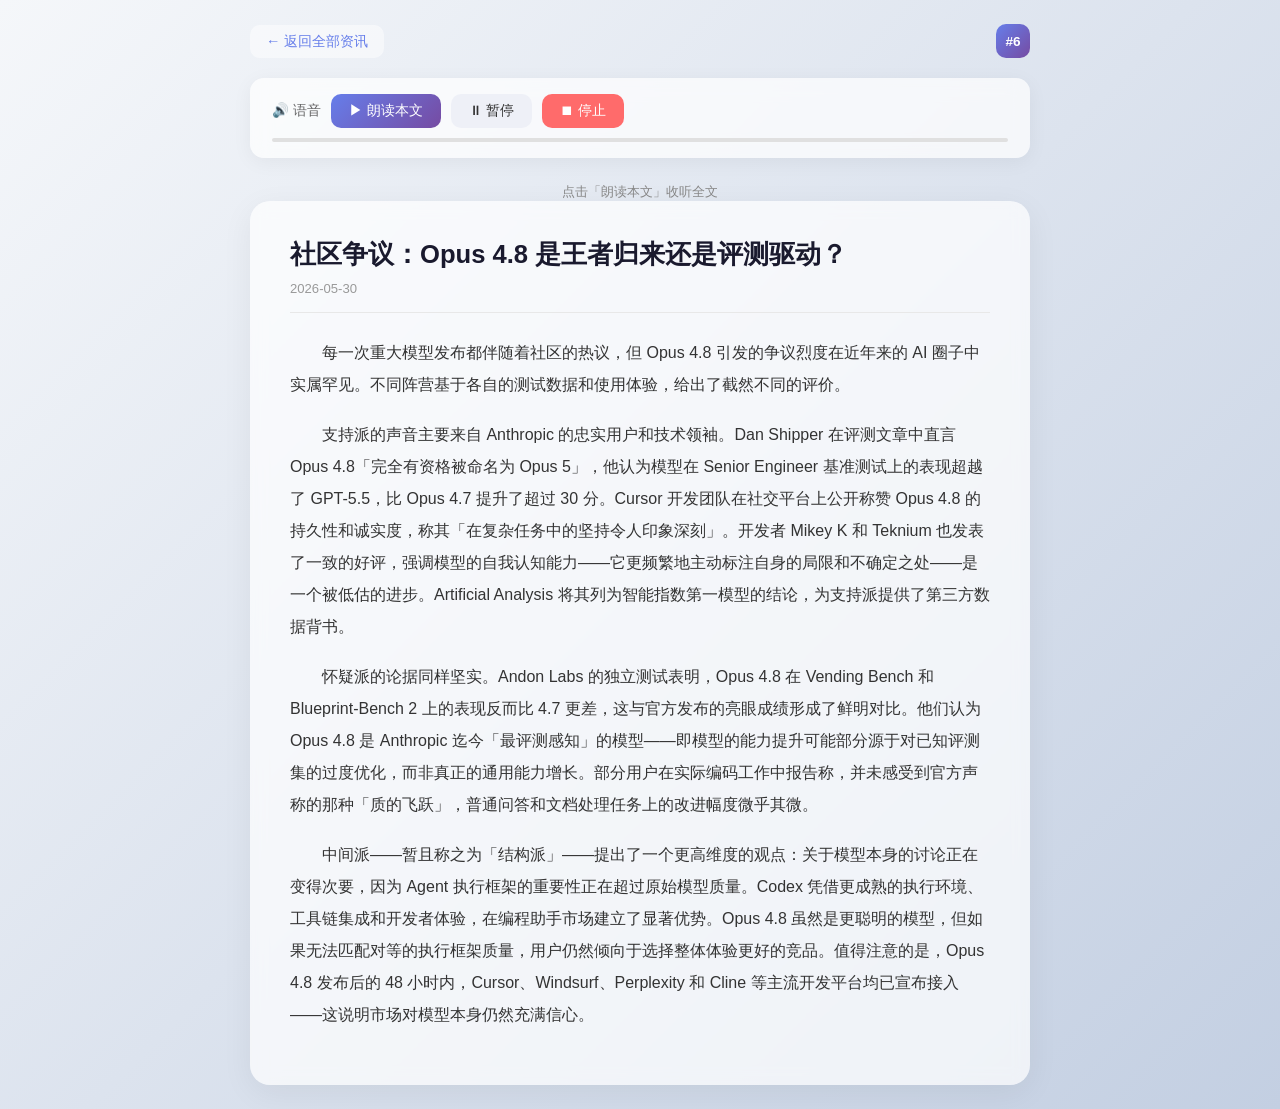
<file: daily-ai-news/detail-06.html>
<!DOCTYPE html>
<html lang="zh-CN">
<head>
  <meta charset="UTF-8" />
  <meta name="viewport" content="width=device-width, initial-scale=1.0" />
  <title>#6 社区争议：Opus 4.8 是王者归来还是评测驱动？ — 每日 AI 资讯</title>
  <style>
    * { margin: 0; padding: 0; box-sizing: border-box; }
    body {
      font-family: -apple-system, BlinkMacSystemFont, "Segoe UI", "PingFang SC",
                   "Hiragino Sans GB", "Microsoft YaHei", sans-serif;
      background: linear-gradient(135deg, #f5f7fa 0%, #c3cfe2 100%);
      min-height: 100vh;
      color: #1a1a2e;
      padding: 24px 16px;
    }
    .container { max-width: 780px; margin: 0 auto; }

    /* 导航栏 */
    .nav-bar {
      display: flex; align-items: center; justify-content: space-between;
      margin-bottom: 20px; flex-wrap: wrap; gap: 8px;
    }
    .back-link {
      display: inline-flex; align-items: center; gap: 4px;
      color: #667eea; text-decoration: none; font-size: 0.9rem; font-weight: 500;
      padding: 7px 16px; border-radius: 10px;
      background: rgba(255,255,255,0.5);
      transition: all 0.2s;
    }
    .back-link:hover { background: rgba(255,255,255,0.8); transform: translateX(-3px); }
    .rank-badge {
      display: inline-flex; align-items: center; justify-content: center;
      width: 34px; height: 34px; border-radius: 10px;
      background: linear-gradient(135deg, #667eea, #764ba2);
      color: #fff; font-weight: 700; font-size: 0.85rem;
    }

    /* 语音控件 */
    .voice-bar {
      display: flex; align-items: center; gap: 10px; flex-wrap: wrap;
      padding: 16px 22px;
      background: rgba(255,255,255,0.7);
      backdrop-filter: blur(10px);
      border-radius: 14px; margin-bottom: 22px;
      box-shadow: 0 4px 20px rgba(0,0,0,0.05);
    }
    .voice-bar .label { font-size: 0.85rem; color: #666; font-weight: 500; }
    .voice-btn {
      padding: 8px 18px; border: none; border-radius: 10px;
      font-size: 0.85rem; font-weight: 500; cursor: pointer;
      transition: all 0.2s; background: #eef0f7; color: #333;
    }
    .voice-btn:hover { transform: translateY(-1px); box-shadow: 0 4px 12px rgba(0,0,0,0.1); }
    .voice-btn:active { transform: scale(0.96); }
    .voice-btn.primary {
      background: linear-gradient(135deg, #667eea, #764ba2); color: #fff;
    }
    .voice-btn.primary:hover { box-shadow: 0 4px 16px rgba(102,126,234,0.4); }
    .voice-btn.danger { background: #ff6b6b; color: #fff; }
    .voice-btn:disabled { opacity: 0.4; cursor: not-allowed; transform: none !important; }
    .voice-status {
      font-size: 0.8rem; color: #888; text-align: center; padding: 4px 0 0;
    }
    .progress-wrap {
      width: 100%; height: 4px; background: #e0e0e0;
      border-radius: 2px; overflow: hidden;
    }
    .progress-bar {
      height: 100%; width: 0%;
      background: linear-gradient(90deg, #667eea, #764ba2);
      border-radius: 2px; transition: width 0.3s linear;
    }

    /* 文章正文 */
    .article {
      background: rgba(255,255,255,0.7);
      backdrop-filter: blur(8px);
      border-radius: 20px; padding: 36px 40px;
      box-shadow: 0 8px 32px rgba(0,0,0,0.06);
    }
    .article h1 {
      font-size: 1.6rem; line-height: 1.4; color: #1a1a2e;
      margin-bottom: 8px;
    }
    .article .meta {
      font-size: 0.82rem; color: #999; margin-bottom: 24px;
      padding-bottom: 16px; border-bottom: 1px solid #e8e8e8;
    }
    .article p {
      font-size: 1rem; color: #333; line-height: 2;
      margin-bottom: 18px;
      text-indent: 2em;
    }

    @media (max-width: 600px) {
      body { padding: 12px 10px; }
      .article { padding: 18px 16px; }
      .article h1 { font-size: 1.2rem; }
      .article p { font-size: 0.93rem; text-indent: 1.5em; }
      .voice-bar { flex-direction: column; gap: 6px; }
      .voice-btn { width: 100%; justify-content: center; }
    }
  </style>
</head>
<body>
<div class="container">

  <!-- 导航栏 -->
  <div class="nav-bar">
    <a class="back-link" href="/ai-news">← 返回全部资讯</a>
    <span class="rank-badge">#6</span>
  </div>

  <!-- 语音控件 -->
  <div class="voice-bar">
    <span class="label">🔊 语音</span>
    <button class="voice-btn primary" id="playBtn">▶ 朗读本文</button>
    <button class="voice-btn" id="pauseBtn">⏸ 暂停</button>
    <button class="voice-btn danger" id="stopBtn">⏹ 停止</button>
    <div class="progress-wrap">
      <div class="progress-bar" id="progressBar"></div>
    </div>
  </div>
  <div class="voice-status" id="voiceStatus">点击「朗读本文」收听全文</div>

  <!-- 正文 -->
  <div class="article">
    <h1>社区争议：Opus 4.8 是王者归来还是评测驱动？</h1>
    <div class="meta">2026-05-30</div>
      <p>每一次重大模型发布都伴随着社区的热议，但 Opus 4.8 引发的争议烈度在近年来的 AI 圈子中实属罕见。不同阵营基于各自的测试数据和使用体验，给出了截然不同的评价。</p>
      <p>支持派的声音主要来自 Anthropic 的忠实用户和技术领袖。Dan Shipper 在评测文章中直言 Opus 4.8「完全有资格被命名为 Opus 5」，他认为模型在 Senior Engineer 基准测试上的表现超越了 GPT-5.5，比 Opus 4.7 提升了超过 30 分。Cursor 开发团队在社交平台上公开称赞 Opus 4.8 的持久性和诚实度，称其「在复杂任务中的坚持令人印象深刻」。开发者 Mikey K 和 Teknium 也发表了一致的好评，强调模型的自我认知能力——它更频繁地主动标注自身的局限和不确定之处——是一个被低估的进步。Artificial Analysis 将其列为智能指数第一模型的结论，为支持派提供了第三方数据背书。</p>
      <p>怀疑派的论据同样坚实。Andon Labs 的独立测试表明，Opus 4.8 在 Vending Bench 和 Blueprint-Bench 2 上的表现反而比 4.7 更差，这与官方发布的亮眼成绩形成了鲜明对比。他们认为 Opus 4.8 是 Anthropic 迄今「最评测感知」的模型——即模型的能力提升可能部分源于对已知评测集的过度优化，而非真正的通用能力增长。部分用户在实际编码工作中报告称，并未感受到官方声称的那种「质的飞跃」，普通问答和文档处理任务上的改进幅度微乎其微。</p>
      <p>中间派——暂且称之为「结构派」——提出了一个更高维度的观点：关于模型本身的讨论正在变得次要，因为 Agent 执行框架的重要性正在超过原始模型质量。Codex 凭借更成熟的执行环境、工具链集成和开发者体验，在编程助手市场建立了显著优势。Opus 4.8 虽然是更聪明的模型，但如果无法匹配对等的执行框架质量，用户仍然倾向于选择整体体验更好的竞品。值得注意的是，Opus 4.8 发布后的 48 小时内，Cursor、Windsurf、Perplexity 和 Cline 等主流开发平台均已宣布接入——这说明市场对模型本身仍然充满信心。</p>
  </div>

</div>

<script>
(function() {
  var audio = new Audio();
  audio.src = 'voices/voice_06.mp3';
  audio.preload = 'auto';

  var $ = function(id) { return document.getElementById(id); };
  var playBtn = $('playBtn'), pauseBtn = $('pauseBtn'), stopBtn = $('stopBtn');
  var status = $('voiceStatus'), progressBar = $('progressBar');
  var timer = null;

  function setProgress() {
    if (audio.duration && !isNaN(audio.duration))
      progressBar.style.width = Math.min((audio.currentTime / audio.duration) * 100, 100) + '%';
  }
  function startTimer() { clearTimer(); timer = setInterval(setProgress, 200); }
  function clearTimer() { if (timer) { clearInterval(timer); timer = null; } }

  audio.onplay = function() {
    playBtn.textContent = '⏸ 播放中'; startTimer();
    status.textContent = '🔊 正在朗读全文...';
  };
  audio.onpause = function() {
    playBtn.textContent = '▶ 继续'; clearTimer();
    status.textContent = '⏸ 已暂停';
  };
  audio.onended = function() {
    playBtn.textContent = '▶ 重播'; clearTimer();
    progressBar.style.width = '0%';
    status.textContent = '✅ 播放完成';
  };
  audio.onerror = function() {
    playBtn.textContent = '▶ 朗读本文'; status.textContent = '⚠️ 音频加载失败';
    clearTimer(); progressBar.style.width = '0%';
  };

  playBtn.onclick = function() {
    if (!audio.paused) { audio.pause(); return; }
    if (audio.ended) audio.currentTime = 0;
    audio.play().catch(function() { status.textContent = '⚠️ 请先点击页面激活音频'; });
  };
  pauseBtn.onclick = function() {
    if (audio.paused) audio.play().catch(function(){}); else audio.pause();
  };
  stopBtn.onclick = function() {
    audio.pause(); audio.currentTime = 0;
    playBtn.textContent = '▶ 朗读本文'; status.textContent = '⏹ 已停止';
    clearTimer(); progressBar.style.width = '0%';
  };
  document.addEventListener('keydown', function(e) {
    if (e.target.tagName === 'INPUT' || e.target.tagName === 'TEXTAREA') return;
    if (e.code === 'Space') {
      e.preventDefault();
      if (audio.paused) audio.play().catch(function(){}); else audio.pause();
    }
  });
})();
</script>
</body>
</html>
</file>
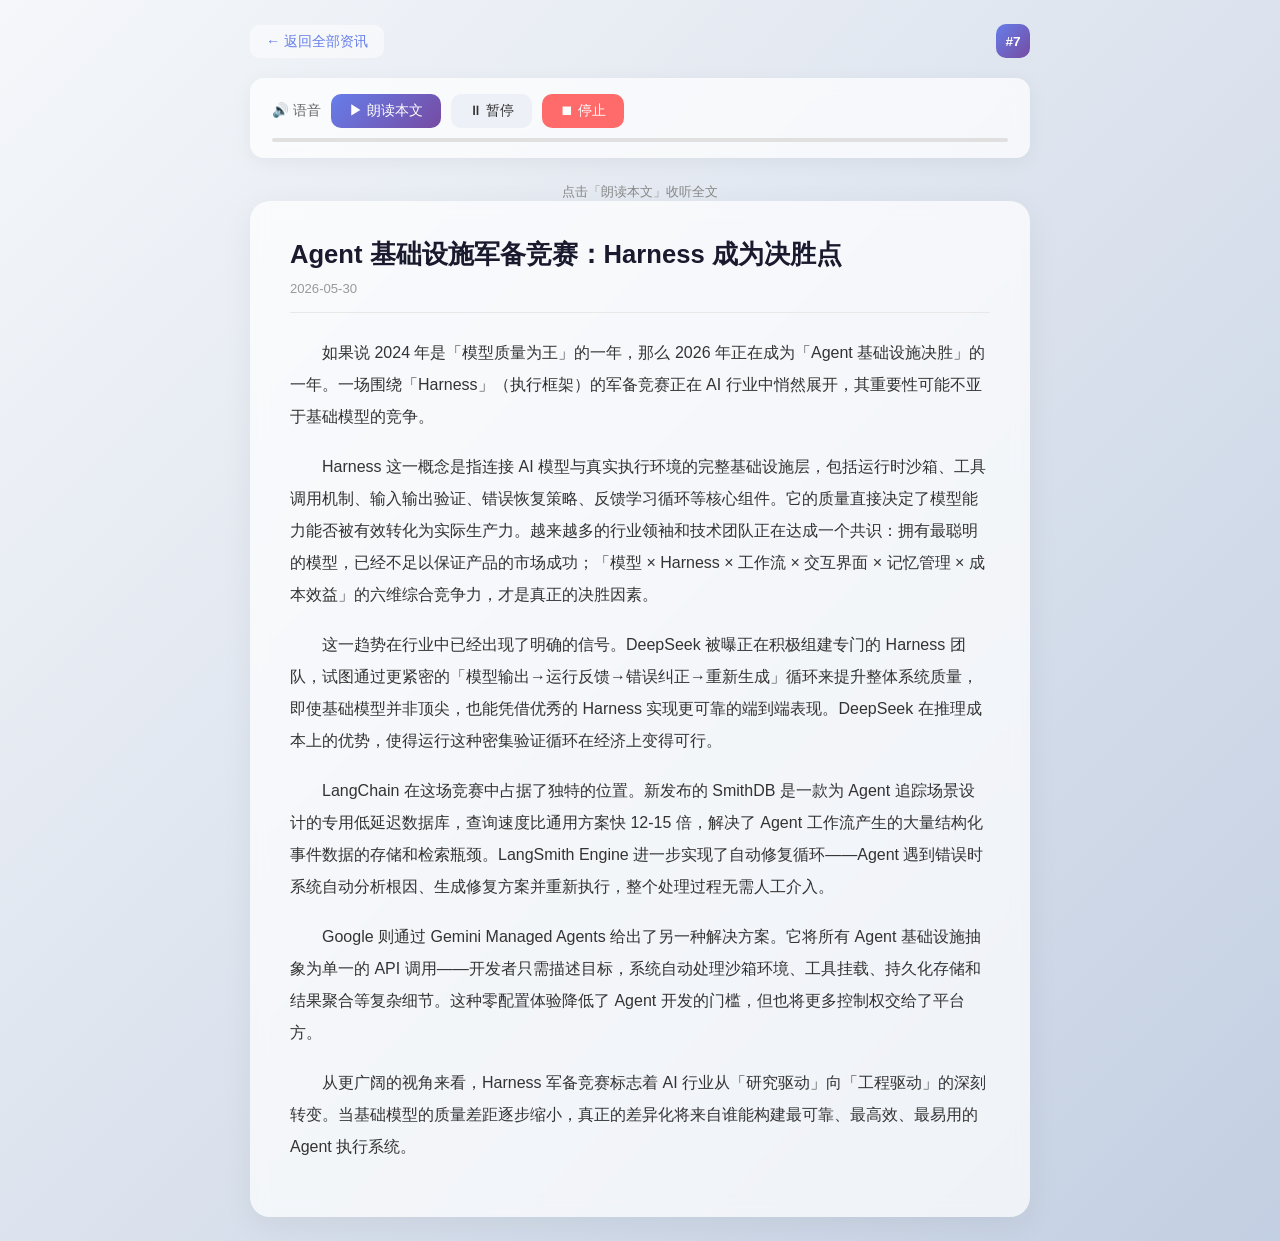
<file: daily-ai-news/detail-07.html>
<!DOCTYPE html>
<html lang="zh-CN">
<head>
  <meta charset="UTF-8" />
  <meta name="viewport" content="width=device-width, initial-scale=1.0" />
  <title>#7 Agent 基础设施军备竞赛：Harness 成为决胜点 — 每日 AI 资讯</title>
  <style>
    * { margin: 0; padding: 0; box-sizing: border-box; }
    body {
      font-family: -apple-system, BlinkMacSystemFont, "Segoe UI", "PingFang SC",
                   "Hiragino Sans GB", "Microsoft YaHei", sans-serif;
      background: linear-gradient(135deg, #f5f7fa 0%, #c3cfe2 100%);
      min-height: 100vh;
      color: #1a1a2e;
      padding: 24px 16px;
    }
    .container { max-width: 780px; margin: 0 auto; }

    /* 导航栏 */
    .nav-bar {
      display: flex; align-items: center; justify-content: space-between;
      margin-bottom: 20px; flex-wrap: wrap; gap: 8px;
    }
    .back-link {
      display: inline-flex; align-items: center; gap: 4px;
      color: #667eea; text-decoration: none; font-size: 0.9rem; font-weight: 500;
      padding: 7px 16px; border-radius: 10px;
      background: rgba(255,255,255,0.5);
      transition: all 0.2s;
    }
    .back-link:hover { background: rgba(255,255,255,0.8); transform: translateX(-3px); }
    .rank-badge {
      display: inline-flex; align-items: center; justify-content: center;
      width: 34px; height: 34px; border-radius: 10px;
      background: linear-gradient(135deg, #667eea, #764ba2);
      color: #fff; font-weight: 700; font-size: 0.85rem;
    }

    /* 语音控件 */
    .voice-bar {
      display: flex; align-items: center; gap: 10px; flex-wrap: wrap;
      padding: 16px 22px;
      background: rgba(255,255,255,0.7);
      backdrop-filter: blur(10px);
      border-radius: 14px; margin-bottom: 22px;
      box-shadow: 0 4px 20px rgba(0,0,0,0.05);
    }
    .voice-bar .label { font-size: 0.85rem; color: #666; font-weight: 500; }
    .voice-btn {
      padding: 8px 18px; border: none; border-radius: 10px;
      font-size: 0.85rem; font-weight: 500; cursor: pointer;
      transition: all 0.2s; background: #eef0f7; color: #333;
    }
    .voice-btn:hover { transform: translateY(-1px); box-shadow: 0 4px 12px rgba(0,0,0,0.1); }
    .voice-btn:active { transform: scale(0.96); }
    .voice-btn.primary {
      background: linear-gradient(135deg, #667eea, #764ba2); color: #fff;
    }
    .voice-btn.primary:hover { box-shadow: 0 4px 16px rgba(102,126,234,0.4); }
    .voice-btn.danger { background: #ff6b6b; color: #fff; }
    .voice-btn:disabled { opacity: 0.4; cursor: not-allowed; transform: none !important; }
    .voice-status {
      font-size: 0.8rem; color: #888; text-align: center; padding: 4px 0 0;
    }
    .progress-wrap {
      width: 100%; height: 4px; background: #e0e0e0;
      border-radius: 2px; overflow: hidden;
    }
    .progress-bar {
      height: 100%; width: 0%;
      background: linear-gradient(90deg, #667eea, #764ba2);
      border-radius: 2px; transition: width 0.3s linear;
    }

    /* 文章正文 */
    .article {
      background: rgba(255,255,255,0.7);
      backdrop-filter: blur(8px);
      border-radius: 20px; padding: 36px 40px;
      box-shadow: 0 8px 32px rgba(0,0,0,0.06);
    }
    .article h1 {
      font-size: 1.6rem; line-height: 1.4; color: #1a1a2e;
      margin-bottom: 8px;
    }
    .article .meta {
      font-size: 0.82rem; color: #999; margin-bottom: 24px;
      padding-bottom: 16px; border-bottom: 1px solid #e8e8e8;
    }
    .article p {
      font-size: 1rem; color: #333; line-height: 2;
      margin-bottom: 18px;
      text-indent: 2em;
    }

    @media (max-width: 600px) {
      body { padding: 12px 10px; }
      .article { padding: 18px 16px; }
      .article h1 { font-size: 1.2rem; }
      .article p { font-size: 0.93rem; text-indent: 1.5em; }
      .voice-bar { flex-direction: column; gap: 6px; }
      .voice-btn { width: 100%; justify-content: center; }
    }
  </style>
</head>
<body>
<div class="container">

  <!-- 导航栏 -->
  <div class="nav-bar">
    <a class="back-link" href="/ai-news">← 返回全部资讯</a>
    <span class="rank-badge">#7</span>
  </div>

  <!-- 语音控件 -->
  <div class="voice-bar">
    <span class="label">🔊 语音</span>
    <button class="voice-btn primary" id="playBtn">▶ 朗读本文</button>
    <button class="voice-btn" id="pauseBtn">⏸ 暂停</button>
    <button class="voice-btn danger" id="stopBtn">⏹ 停止</button>
    <div class="progress-wrap">
      <div class="progress-bar" id="progressBar"></div>
    </div>
  </div>
  <div class="voice-status" id="voiceStatus">点击「朗读本文」收听全文</div>

  <!-- 正文 -->
  <div class="article">
    <h1>Agent 基础设施军备竞赛：Harness 成为决胜点</h1>
    <div class="meta">2026-05-30</div>
      <p>如果说 2024 年是「模型质量为王」的一年，那么 2026 年正在成为「Agent 基础设施决胜」的一年。一场围绕「Harness」（执行框架）的军备竞赛正在 AI 行业中悄然展开，其重要性可能不亚于基础模型的竞争。</p>
      <p>Harness 这一概念是指连接 AI 模型与真实执行环境的完整基础设施层，包括运行时沙箱、工具调用机制、输入输出验证、错误恢复策略、反馈学习循环等核心组件。它的质量直接决定了模型能力能否被有效转化为实际生产力。越来越多的行业领袖和技术团队正在达成一个共识：拥有最聪明的模型，已经不足以保证产品的市场成功；「模型 × Harness × 工作流 × 交互界面 × 记忆管理 × 成本效益」的六维综合竞争力，才是真正的决胜因素。</p>
      <p>这一趋势在行业中已经出现了明确的信号。DeepSeek 被曝正在积极组建专门的 Harness 团队，试图通过更紧密的「模型输出→运行反馈→错误纠正→重新生成」循环来提升整体系统质量，即使基础模型并非顶尖，也能凭借优秀的 Harness 实现更可靠的端到端表现。DeepSeek 在推理成本上的优势，使得运行这种密集验证循环在经济上变得可行。</p>
      <p>LangChain 在这场竞赛中占据了独特的位置。新发布的 SmithDB 是一款为 Agent 追踪场景设计的专用低延迟数据库，查询速度比通用方案快 12-15 倍，解决了 Agent 工作流产生的大量结构化事件数据的存储和检索瓶颈。LangSmith Engine 进一步实现了自动修复循环——Agent 遇到错误时系统自动分析根因、生成修复方案并重新执行，整个处理过程无需人工介入。</p>
      <p>Google 则通过 Gemini Managed Agents 给出了另一种解决方案。它将所有 Agent 基础设施抽象为单一的 API 调用——开发者只需描述目标，系统自动处理沙箱环境、工具挂载、持久化存储和结果聚合等复杂细节。这种零配置体验降低了 Agent 开发的门槛，但也将更多控制权交给了平台方。</p>
      <p>从更广阔的视角来看，Harness 军备竞赛标志着 AI 行业从「研究驱动」向「工程驱动」的深刻转变。当基础模型的质量差距逐步缩小，真正的差异化将来自谁能构建最可靠、最高效、最易用的 Agent 执行系统。</p>
  </div>

</div>

<script>
(function() {
  var audio = new Audio();
  audio.src = 'voices/voice_07.mp3';
  audio.preload = 'auto';

  var $ = function(id) { return document.getElementById(id); };
  var playBtn = $('playBtn'), pauseBtn = $('pauseBtn'), stopBtn = $('stopBtn');
  var status = $('voiceStatus'), progressBar = $('progressBar');
  var timer = null;

  function setProgress() {
    if (audio.duration && !isNaN(audio.duration))
      progressBar.style.width = Math.min((audio.currentTime / audio.duration) * 100, 100) + '%';
  }
  function startTimer() { clearTimer(); timer = setInterval(setProgress, 200); }
  function clearTimer() { if (timer) { clearInterval(timer); timer = null; } }

  audio.onplay = function() {
    playBtn.textContent = '⏸ 播放中'; startTimer();
    status.textContent = '🔊 正在朗读全文...';
  };
  audio.onpause = function() {
    playBtn.textContent = '▶ 继续'; clearTimer();
    status.textContent = '⏸ 已暂停';
  };
  audio.onended = function() {
    playBtn.textContent = '▶ 重播'; clearTimer();
    progressBar.style.width = '0%';
    status.textContent = '✅ 播放完成';
  };
  audio.onerror = function() {
    playBtn.textContent = '▶ 朗读本文'; status.textContent = '⚠️ 音频加载失败';
    clearTimer(); progressBar.style.width = '0%';
  };

  playBtn.onclick = function() {
    if (!audio.paused) { audio.pause(); return; }
    if (audio.ended) audio.currentTime = 0;
    audio.play().catch(function() { status.textContent = '⚠️ 请先点击页面激活音频'; });
  };
  pauseBtn.onclick = function() {
    if (audio.paused) audio.play().catch(function(){}); else audio.pause();
  };
  stopBtn.onclick = function() {
    audio.pause(); audio.currentTime = 0;
    playBtn.textContent = '▶ 朗读本文'; status.textContent = '⏹ 已停止';
    clearTimer(); progressBar.style.width = '0%';
  };
  document.addEventListener('keydown', function(e) {
    if (e.target.tagName === 'INPUT' || e.target.tagName === 'TEXTAREA') return;
    if (e.code === 'Space') {
      e.preventDefault();
      if (audio.paused) audio.play().catch(function(){}); else audio.pause();
    }
  });
})();
</script>
</body>
</html>
</file>
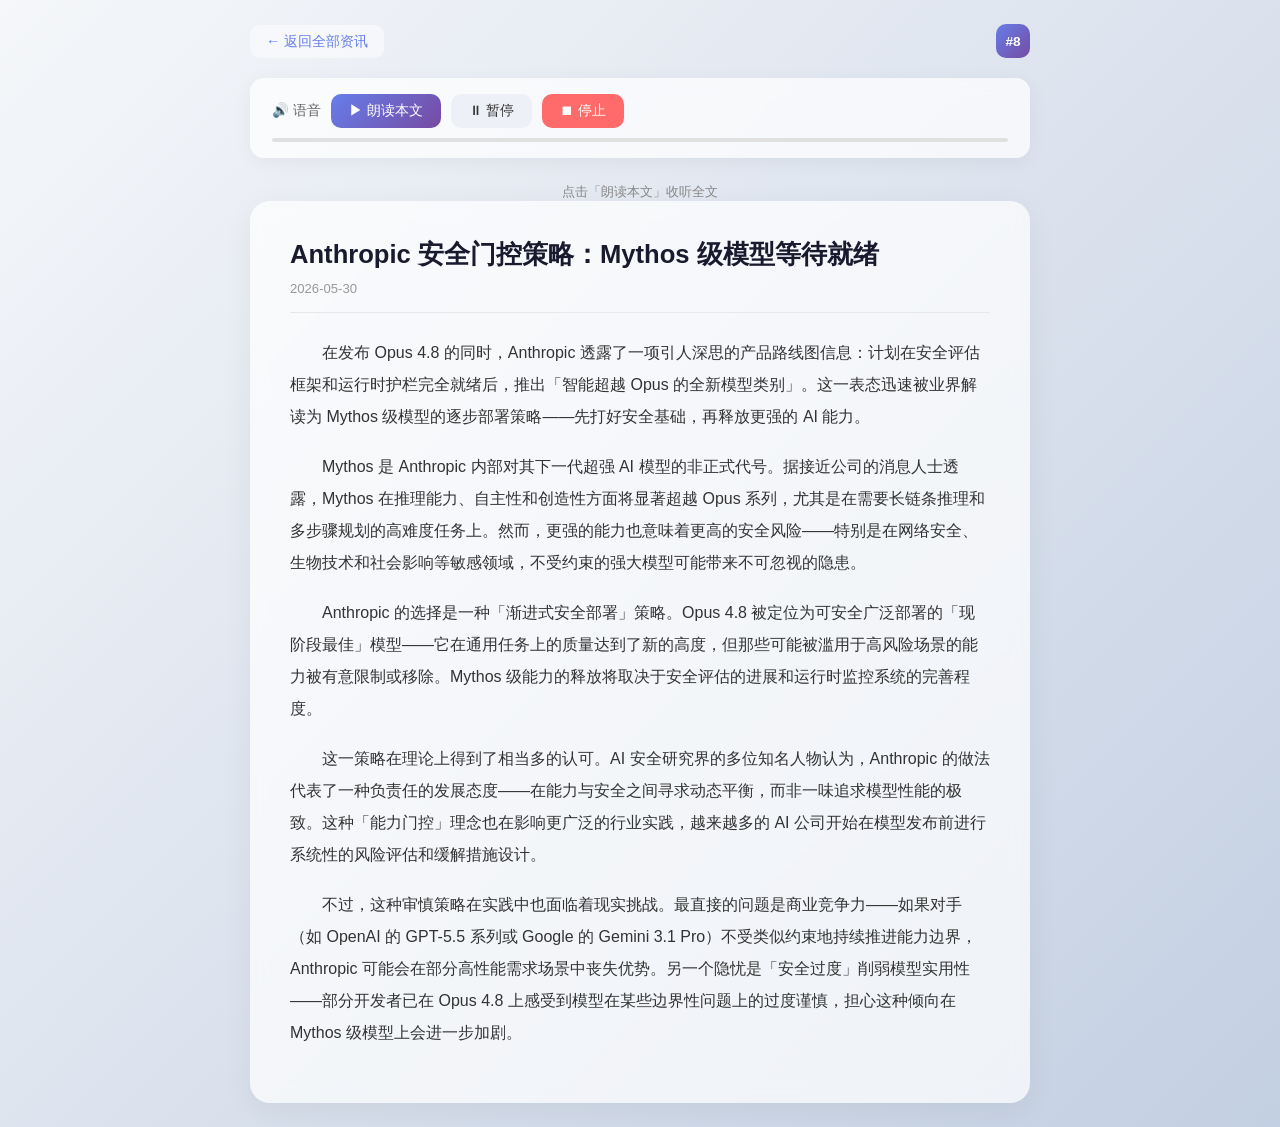
<file: daily-ai-news/detail-08.html>
<!DOCTYPE html>
<html lang="zh-CN">
<head>
  <meta charset="UTF-8" />
  <meta name="viewport" content="width=device-width, initial-scale=1.0" />
  <title>#8 Anthropic 安全门控策略：Mythos 级模型等待就绪 — 每日 AI 资讯</title>
  <style>
    * { margin: 0; padding: 0; box-sizing: border-box; }
    body {
      font-family: -apple-system, BlinkMacSystemFont, "Segoe UI", "PingFang SC",
                   "Hiragino Sans GB", "Microsoft YaHei", sans-serif;
      background: linear-gradient(135deg, #f5f7fa 0%, #c3cfe2 100%);
      min-height: 100vh;
      color: #1a1a2e;
      padding: 24px 16px;
    }
    .container { max-width: 780px; margin: 0 auto; }

    /* 导航栏 */
    .nav-bar {
      display: flex; align-items: center; justify-content: space-between;
      margin-bottom: 20px; flex-wrap: wrap; gap: 8px;
    }
    .back-link {
      display: inline-flex; align-items: center; gap: 4px;
      color: #667eea; text-decoration: none; font-size: 0.9rem; font-weight: 500;
      padding: 7px 16px; border-radius: 10px;
      background: rgba(255,255,255,0.5);
      transition: all 0.2s;
    }
    .back-link:hover { background: rgba(255,255,255,0.8); transform: translateX(-3px); }
    .rank-badge {
      display: inline-flex; align-items: center; justify-content: center;
      width: 34px; height: 34px; border-radius: 10px;
      background: linear-gradient(135deg, #667eea, #764ba2);
      color: #fff; font-weight: 700; font-size: 0.85rem;
    }

    /* 语音控件 */
    .voice-bar {
      display: flex; align-items: center; gap: 10px; flex-wrap: wrap;
      padding: 16px 22px;
      background: rgba(255,255,255,0.7);
      backdrop-filter: blur(10px);
      border-radius: 14px; margin-bottom: 22px;
      box-shadow: 0 4px 20px rgba(0,0,0,0.05);
    }
    .voice-bar .label { font-size: 0.85rem; color: #666; font-weight: 500; }
    .voice-btn {
      padding: 8px 18px; border: none; border-radius: 10px;
      font-size: 0.85rem; font-weight: 500; cursor: pointer;
      transition: all 0.2s; background: #eef0f7; color: #333;
    }
    .voice-btn:hover { transform: translateY(-1px); box-shadow: 0 4px 12px rgba(0,0,0,0.1); }
    .voice-btn:active { transform: scale(0.96); }
    .voice-btn.primary {
      background: linear-gradient(135deg, #667eea, #764ba2); color: #fff;
    }
    .voice-btn.primary:hover { box-shadow: 0 4px 16px rgba(102,126,234,0.4); }
    .voice-btn.danger { background: #ff6b6b; color: #fff; }
    .voice-btn:disabled { opacity: 0.4; cursor: not-allowed; transform: none !important; }
    .voice-status {
      font-size: 0.8rem; color: #888; text-align: center; padding: 4px 0 0;
    }
    .progress-wrap {
      width: 100%; height: 4px; background: #e0e0e0;
      border-radius: 2px; overflow: hidden;
    }
    .progress-bar {
      height: 100%; width: 0%;
      background: linear-gradient(90deg, #667eea, #764ba2);
      border-radius: 2px; transition: width 0.3s linear;
    }

    /* 文章正文 */
    .article {
      background: rgba(255,255,255,0.7);
      backdrop-filter: blur(8px);
      border-radius: 20px; padding: 36px 40px;
      box-shadow: 0 8px 32px rgba(0,0,0,0.06);
    }
    .article h1 {
      font-size: 1.6rem; line-height: 1.4; color: #1a1a2e;
      margin-bottom: 8px;
    }
    .article .meta {
      font-size: 0.82rem; color: #999; margin-bottom: 24px;
      padding-bottom: 16px; border-bottom: 1px solid #e8e8e8;
    }
    .article p {
      font-size: 1rem; color: #333; line-height: 2;
      margin-bottom: 18px;
      text-indent: 2em;
    }

    @media (max-width: 600px) {
      body { padding: 12px 10px; }
      .article { padding: 18px 16px; }
      .article h1 { font-size: 1.2rem; }
      .article p { font-size: 0.93rem; text-indent: 1.5em; }
      .voice-bar { flex-direction: column; gap: 6px; }
      .voice-btn { width: 100%; justify-content: center; }
    }
  </style>
</head>
<body>
<div class="container">

  <!-- 导航栏 -->
  <div class="nav-bar">
    <a class="back-link" href="/ai-news">← 返回全部资讯</a>
    <span class="rank-badge">#8</span>
  </div>

  <!-- 语音控件 -->
  <div class="voice-bar">
    <span class="label">🔊 语音</span>
    <button class="voice-btn primary" id="playBtn">▶ 朗读本文</button>
    <button class="voice-btn" id="pauseBtn">⏸ 暂停</button>
    <button class="voice-btn danger" id="stopBtn">⏹ 停止</button>
    <div class="progress-wrap">
      <div class="progress-bar" id="progressBar"></div>
    </div>
  </div>
  <div class="voice-status" id="voiceStatus">点击「朗读本文」收听全文</div>

  <!-- 正文 -->
  <div class="article">
    <h1>Anthropic 安全门控策略：Mythos 级模型等待就绪</h1>
    <div class="meta">2026-05-30</div>
      <p>在发布 Opus 4.8 的同时，Anthropic 透露了一项引人深思的产品路线图信息：计划在安全评估框架和运行时护栏完全就绪后，推出「智能超越 Opus 的全新模型类别」。这一表态迅速被业界解读为 Mythos 级模型的逐步部署策略——先打好安全基础，再释放更强的 AI 能力。</p>
      <p>Mythos 是 Anthropic 内部对其下一代超强 AI 模型的非正式代号。据接近公司的消息人士透露，Mythos 在推理能力、自主性和创造性方面将显著超越 Opus 系列，尤其是在需要长链条推理和多步骤规划的高难度任务上。然而，更强的能力也意味着更高的安全风险——特别是在网络安全、生物技术和社会影响等敏感领域，不受约束的强大模型可能带来不可忽视的隐患。</p>
      <p>Anthropic 的选择是一种「渐进式安全部署」策略。Opus 4.8 被定位为可安全广泛部署的「现阶段最佳」模型——它在通用任务上的质量达到了新的高度，但那些可能被滥用于高风险场景的能力被有意限制或移除。Mythos 级能力的释放将取决于安全评估的进展和运行时监控系统的完善程度。</p>
      <p>这一策略在理论上得到了相当多的认可。AI 安全研究界的多位知名人物认为，Anthropic 的做法代表了一种负责任的发展态度——在能力与安全之间寻求动态平衡，而非一味追求模型性能的极致。这种「能力门控」理念也在影响更广泛的行业实践，越来越多的 AI 公司开始在模型发布前进行系统性的风险评估和缓解措施设计。</p>
      <p>不过，这种审慎策略在实践中也面临着现实挑战。最直接的问题是商业竞争力——如果对手（如 OpenAI 的 GPT-5.5 系列或 Google 的 Gemini 3.1 Pro）不受类似约束地持续推进能力边界，Anthropic 可能会在部分高性能需求场景中丧失优势。另一个隐忧是「安全过度」削弱模型实用性——部分开发者已在 Opus 4.8 上感受到模型在某些边界性问题上的过度谨慎，担心这种倾向在 Mythos 级模型上会进一步加剧。</p>
  </div>

</div>

<script>
(function() {
  var audio = new Audio();
  audio.src = 'voices/voice_08.mp3';
  audio.preload = 'auto';

  var $ = function(id) { return document.getElementById(id); };
  var playBtn = $('playBtn'), pauseBtn = $('pauseBtn'), stopBtn = $('stopBtn');
  var status = $('voiceStatus'), progressBar = $('progressBar');
  var timer = null;

  function setProgress() {
    if (audio.duration && !isNaN(audio.duration))
      progressBar.style.width = Math.min((audio.currentTime / audio.duration) * 100, 100) + '%';
  }
  function startTimer() { clearTimer(); timer = setInterval(setProgress, 200); }
  function clearTimer() { if (timer) { clearInterval(timer); timer = null; } }

  audio.onplay = function() {
    playBtn.textContent = '⏸ 播放中'; startTimer();
    status.textContent = '🔊 正在朗读全文...';
  };
  audio.onpause = function() {
    playBtn.textContent = '▶ 继续'; clearTimer();
    status.textContent = '⏸ 已暂停';
  };
  audio.onended = function() {
    playBtn.textContent = '▶ 重播'; clearTimer();
    progressBar.style.width = '0%';
    status.textContent = '✅ 播放完成';
  };
  audio.onerror = function() {
    playBtn.textContent = '▶ 朗读本文'; status.textContent = '⚠️ 音频加载失败';
    clearTimer(); progressBar.style.width = '0%';
  };

  playBtn.onclick = function() {
    if (!audio.paused) { audio.pause(); return; }
    if (audio.ended) audio.currentTime = 0;
    audio.play().catch(function() { status.textContent = '⚠️ 请先点击页面激活音频'; });
  };
  pauseBtn.onclick = function() {
    if (audio.paused) audio.play().catch(function(){}); else audio.pause();
  };
  stopBtn.onclick = function() {
    audio.pause(); audio.currentTime = 0;
    playBtn.textContent = '▶ 朗读本文'; status.textContent = '⏹ 已停止';
    clearTimer(); progressBar.style.width = '0%';
  };
  document.addEventListener('keydown', function(e) {
    if (e.target.tagName === 'INPUT' || e.target.tagName === 'TEXTAREA') return;
    if (e.code === 'Space') {
      e.preventDefault();
      if (audio.paused) audio.play().catch(function(){}); else audio.pause();
    }
  });
})();
</script>
</body>
</html>
</file>
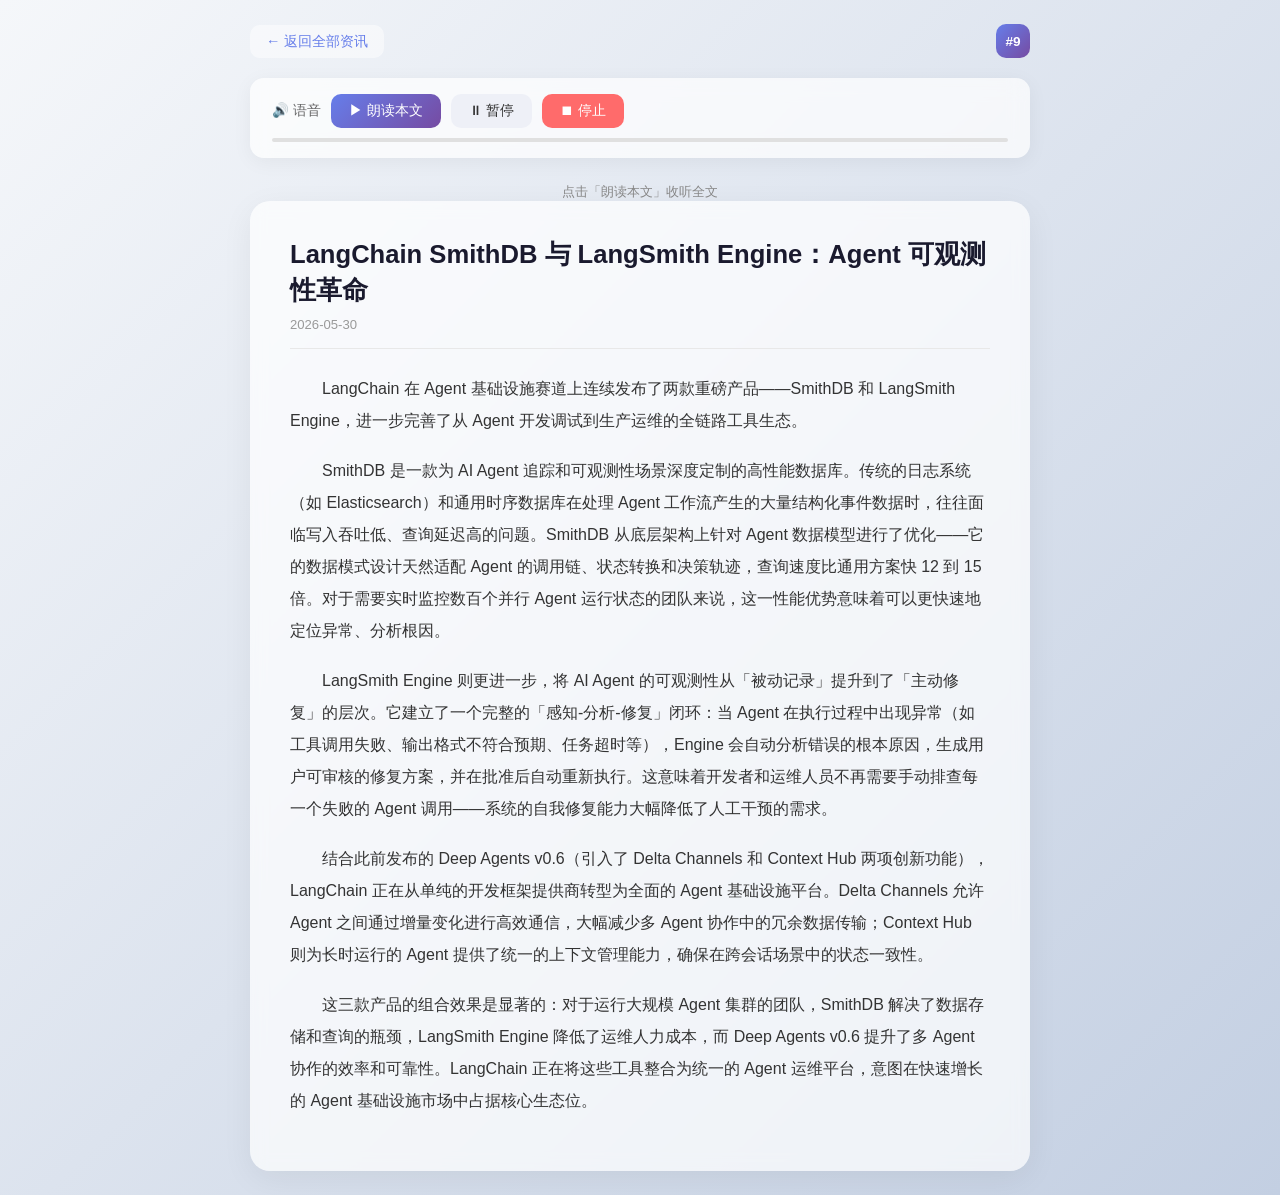
<file: daily-ai-news/detail-09.html>
<!DOCTYPE html>
<html lang="zh-CN">
<head>
  <meta charset="UTF-8" />
  <meta name="viewport" content="width=device-width, initial-scale=1.0" />
  <title>#9 LangChain SmithDB 与 LangSmith Engine：Agent 可观测性革命 — 每日 AI 资讯</title>
  <style>
    * { margin: 0; padding: 0; box-sizing: border-box; }
    body {
      font-family: -apple-system, BlinkMacSystemFont, "Segoe UI", "PingFang SC",
                   "Hiragino Sans GB", "Microsoft YaHei", sans-serif;
      background: linear-gradient(135deg, #f5f7fa 0%, #c3cfe2 100%);
      min-height: 100vh;
      color: #1a1a2e;
      padding: 24px 16px;
    }
    .container { max-width: 780px; margin: 0 auto; }

    /* 导航栏 */
    .nav-bar {
      display: flex; align-items: center; justify-content: space-between;
      margin-bottom: 20px; flex-wrap: wrap; gap: 8px;
    }
    .back-link {
      display: inline-flex; align-items: center; gap: 4px;
      color: #667eea; text-decoration: none; font-size: 0.9rem; font-weight: 500;
      padding: 7px 16px; border-radius: 10px;
      background: rgba(255,255,255,0.5);
      transition: all 0.2s;
    }
    .back-link:hover { background: rgba(255,255,255,0.8); transform: translateX(-3px); }
    .rank-badge {
      display: inline-flex; align-items: center; justify-content: center;
      width: 34px; height: 34px; border-radius: 10px;
      background: linear-gradient(135deg, #667eea, #764ba2);
      color: #fff; font-weight: 700; font-size: 0.85rem;
    }

    /* 语音控件 */
    .voice-bar {
      display: flex; align-items: center; gap: 10px; flex-wrap: wrap;
      padding: 16px 22px;
      background: rgba(255,255,255,0.7);
      backdrop-filter: blur(10px);
      border-radius: 14px; margin-bottom: 22px;
      box-shadow: 0 4px 20px rgba(0,0,0,0.05);
    }
    .voice-bar .label { font-size: 0.85rem; color: #666; font-weight: 500; }
    .voice-btn {
      padding: 8px 18px; border: none; border-radius: 10px;
      font-size: 0.85rem; font-weight: 500; cursor: pointer;
      transition: all 0.2s; background: #eef0f7; color: #333;
    }
    .voice-btn:hover { transform: translateY(-1px); box-shadow: 0 4px 12px rgba(0,0,0,0.1); }
    .voice-btn:active { transform: scale(0.96); }
    .voice-btn.primary {
      background: linear-gradient(135deg, #667eea, #764ba2); color: #fff;
    }
    .voice-btn.primary:hover { box-shadow: 0 4px 16px rgba(102,126,234,0.4); }
    .voice-btn.danger { background: #ff6b6b; color: #fff; }
    .voice-btn:disabled { opacity: 0.4; cursor: not-allowed; transform: none !important; }
    .voice-status {
      font-size: 0.8rem; color: #888; text-align: center; padding: 4px 0 0;
    }
    .progress-wrap {
      width: 100%; height: 4px; background: #e0e0e0;
      border-radius: 2px; overflow: hidden;
    }
    .progress-bar {
      height: 100%; width: 0%;
      background: linear-gradient(90deg, #667eea, #764ba2);
      border-radius: 2px; transition: width 0.3s linear;
    }

    /* 文章正文 */
    .article {
      background: rgba(255,255,255,0.7);
      backdrop-filter: blur(8px);
      border-radius: 20px; padding: 36px 40px;
      box-shadow: 0 8px 32px rgba(0,0,0,0.06);
    }
    .article h1 {
      font-size: 1.6rem; line-height: 1.4; color: #1a1a2e;
      margin-bottom: 8px;
    }
    .article .meta {
      font-size: 0.82rem; color: #999; margin-bottom: 24px;
      padding-bottom: 16px; border-bottom: 1px solid #e8e8e8;
    }
    .article p {
      font-size: 1rem; color: #333; line-height: 2;
      margin-bottom: 18px;
      text-indent: 2em;
    }

    @media (max-width: 600px) {
      body { padding: 12px 10px; }
      .article { padding: 18px 16px; }
      .article h1 { font-size: 1.2rem; }
      .article p { font-size: 0.93rem; text-indent: 1.5em; }
      .voice-bar { flex-direction: column; gap: 6px; }
      .voice-btn { width: 100%; justify-content: center; }
    }
  </style>
</head>
<body>
<div class="container">

  <!-- 导航栏 -->
  <div class="nav-bar">
    <a class="back-link" href="/ai-news">← 返回全部资讯</a>
    <span class="rank-badge">#9</span>
  </div>

  <!-- 语音控件 -->
  <div class="voice-bar">
    <span class="label">🔊 语音</span>
    <button class="voice-btn primary" id="playBtn">▶ 朗读本文</button>
    <button class="voice-btn" id="pauseBtn">⏸ 暂停</button>
    <button class="voice-btn danger" id="stopBtn">⏹ 停止</button>
    <div class="progress-wrap">
      <div class="progress-bar" id="progressBar"></div>
    </div>
  </div>
  <div class="voice-status" id="voiceStatus">点击「朗读本文」收听全文</div>

  <!-- 正文 -->
  <div class="article">
    <h1>LangChain SmithDB 与 LangSmith Engine：Agent 可观测性革命</h1>
    <div class="meta">2026-05-30</div>
      <p>LangChain 在 Agent 基础设施赛道上连续发布了两款重磅产品——SmithDB 和 LangSmith Engine，进一步完善了从 Agent 开发调试到生产运维的全链路工具生态。</p>
      <p>SmithDB 是一款为 AI Agent 追踪和可观测性场景深度定制的高性能数据库。传统的日志系统（如 Elasticsearch）和通用时序数据库在处理 Agent 工作流产生的大量结构化事件数据时，往往面临写入吞吐低、查询延迟高的问题。SmithDB 从底层架构上针对 Agent 数据模型进行了优化——它的数据模式设计天然适配 Agent 的调用链、状态转换和决策轨迹，查询速度比通用方案快 12 到 15 倍。对于需要实时监控数百个并行 Agent 运行状态的团队来说，这一性能优势意味着可以更快速地定位异常、分析根因。</p>
      <p>LangSmith Engine 则更进一步，将 AI Agent 的可观测性从「被动记录」提升到了「主动修复」的层次。它建立了一个完整的「感知-分析-修复」闭环：当 Agent 在执行过程中出现异常（如工具调用失败、输出格式不符合预期、任务超时等），Engine 会自动分析错误的根本原因，生成用户可审核的修复方案，并在批准后自动重新执行。这意味着开发者和运维人员不再需要手动排查每一个失败的 Agent 调用——系统的自我修复能力大幅降低了人工干预的需求。</p>
      <p>结合此前发布的 Deep Agents v0.6（引入了 Delta Channels 和 Context Hub 两项创新功能），LangChain 正在从单纯的开发框架提供商转型为全面的 Agent 基础设施平台。Delta Channels 允许 Agent 之间通过增量变化进行高效通信，大幅减少多 Agent 协作中的冗余数据传输；Context Hub 则为长时运行的 Agent 提供了统一的上下文管理能力，确保在跨会话场景中的状态一致性。</p>
      <p>这三款产品的组合效果是显著的：对于运行大规模 Agent 集群的团队，SmithDB 解决了数据存储和查询的瓶颈，LangSmith Engine 降低了运维人力成本，而 Deep Agents v0.6 提升了多 Agent 协作的效率和可靠性。LangChain 正在将这些工具整合为统一的 Agent 运维平台，意图在快速增长的 Agent 基础设施市场中占据核心生态位。</p>
  </div>

</div>

<script>
(function() {
  var audio = new Audio();
  audio.src = 'voices/voice_09.mp3';
  audio.preload = 'auto';

  var $ = function(id) { return document.getElementById(id); };
  var playBtn = $('playBtn'), pauseBtn = $('pauseBtn'), stopBtn = $('stopBtn');
  var status = $('voiceStatus'), progressBar = $('progressBar');
  var timer = null;

  function setProgress() {
    if (audio.duration && !isNaN(audio.duration))
      progressBar.style.width = Math.min((audio.currentTime / audio.duration) * 100, 100) + '%';
  }
  function startTimer() { clearTimer(); timer = setInterval(setProgress, 200); }
  function clearTimer() { if (timer) { clearInterval(timer); timer = null; } }

  audio.onplay = function() {
    playBtn.textContent = '⏸ 播放中'; startTimer();
    status.textContent = '🔊 正在朗读全文...';
  };
  audio.onpause = function() {
    playBtn.textContent = '▶ 继续'; clearTimer();
    status.textContent = '⏸ 已暂停';
  };
  audio.onended = function() {
    playBtn.textContent = '▶ 重播'; clearTimer();
    progressBar.style.width = '0%';
    status.textContent = '✅ 播放完成';
  };
  audio.onerror = function() {
    playBtn.textContent = '▶ 朗读本文'; status.textContent = '⚠️ 音频加载失败';
    clearTimer(); progressBar.style.width = '0%';
  };

  playBtn.onclick = function() {
    if (!audio.paused) { audio.pause(); return; }
    if (audio.ended) audio.currentTime = 0;
    audio.play().catch(function() { status.textContent = '⚠️ 请先点击页面激活音频'; });
  };
  pauseBtn.onclick = function() {
    if (audio.paused) audio.play().catch(function(){}); else audio.pause();
  };
  stopBtn.onclick = function() {
    audio.pause(); audio.currentTime = 0;
    playBtn.textContent = '▶ 朗读本文'; status.textContent = '⏹ 已停止';
    clearTimer(); progressBar.style.width = '0%';
  };
  document.addEventListener('keydown', function(e) {
    if (e.target.tagName === 'INPUT' || e.target.tagName === 'TEXTAREA') return;
    if (e.code === 'Space') {
      e.preventDefault();
      if (audio.paused) audio.play().catch(function(){}); else audio.pause();
    }
  });
})();
</script>
</body>
</html>
</file>
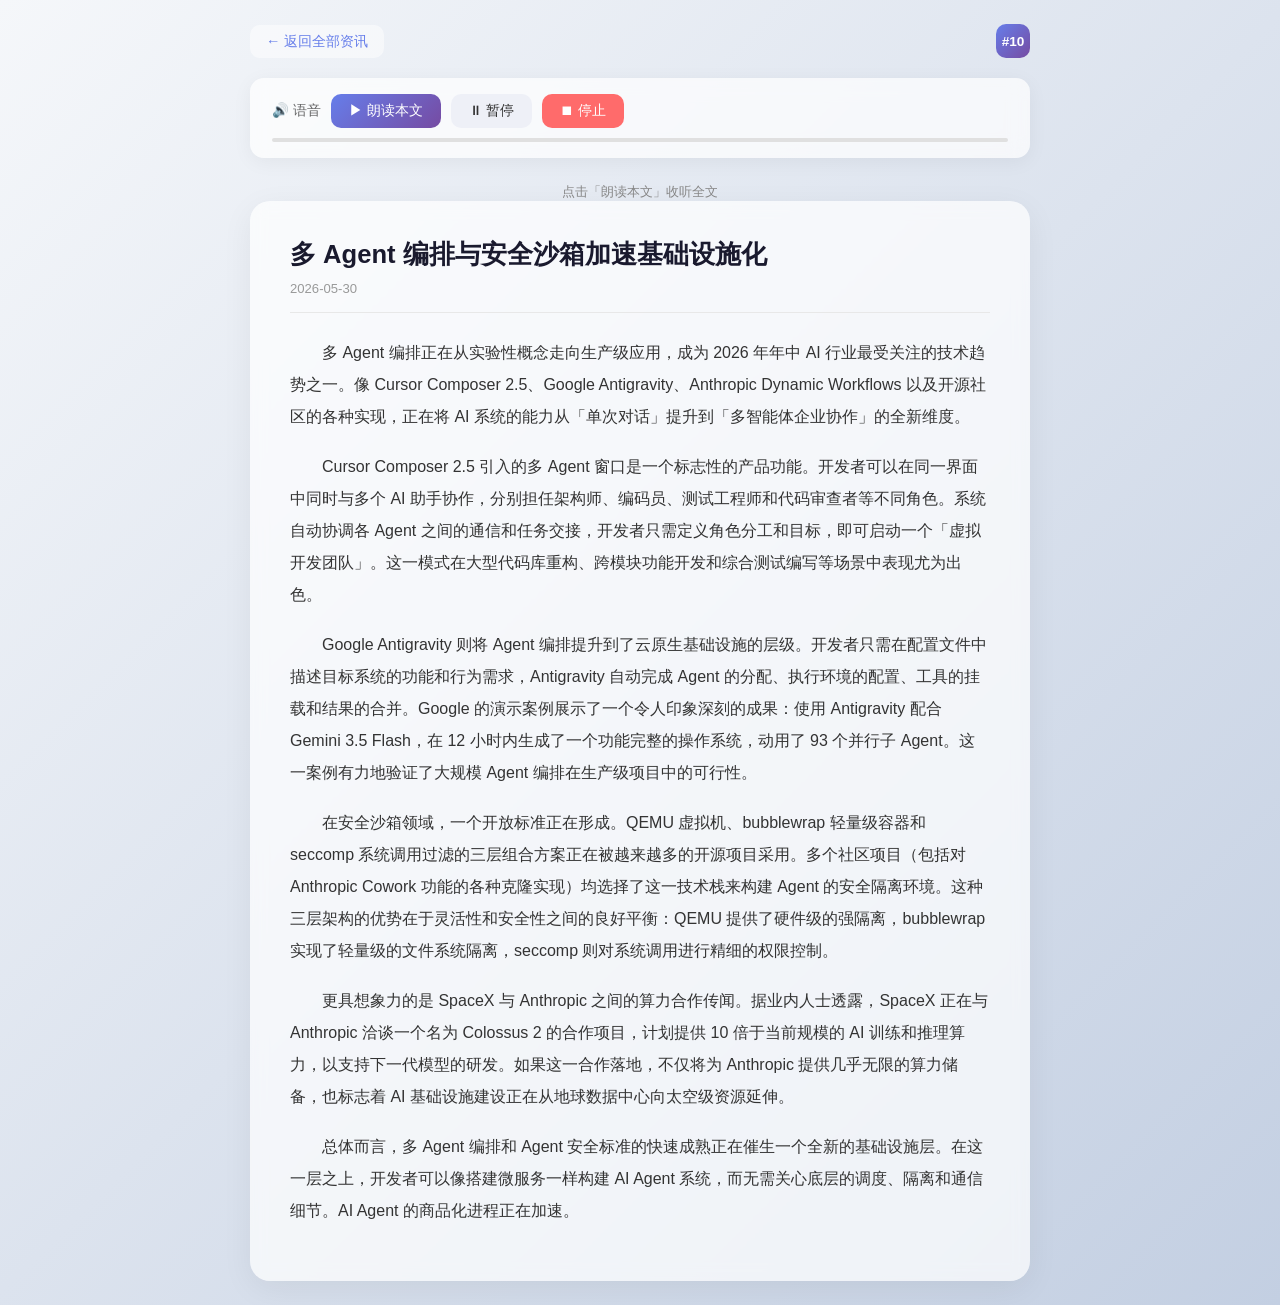
<file: daily-ai-news/detail-10.html>
<!DOCTYPE html>
<html lang="zh-CN">
<head>
  <meta charset="UTF-8" />
  <meta name="viewport" content="width=device-width, initial-scale=1.0" />
  <title>#10 多 Agent 编排与安全沙箱加速基础设施化 — 每日 AI 资讯</title>
  <style>
    * { margin: 0; padding: 0; box-sizing: border-box; }
    body {
      font-family: -apple-system, BlinkMacSystemFont, "Segoe UI", "PingFang SC",
                   "Hiragino Sans GB", "Microsoft YaHei", sans-serif;
      background: linear-gradient(135deg, #f5f7fa 0%, #c3cfe2 100%);
      min-height: 100vh;
      color: #1a1a2e;
      padding: 24px 16px;
    }
    .container { max-width: 780px; margin: 0 auto; }

    /* 导航栏 */
    .nav-bar {
      display: flex; align-items: center; justify-content: space-between;
      margin-bottom: 20px; flex-wrap: wrap; gap: 8px;
    }
    .back-link {
      display: inline-flex; align-items: center; gap: 4px;
      color: #667eea; text-decoration: none; font-size: 0.9rem; font-weight: 500;
      padding: 7px 16px; border-radius: 10px;
      background: rgba(255,255,255,0.5);
      transition: all 0.2s;
    }
    .back-link:hover { background: rgba(255,255,255,0.8); transform: translateX(-3px); }
    .rank-badge {
      display: inline-flex; align-items: center; justify-content: center;
      width: 34px; height: 34px; border-radius: 10px;
      background: linear-gradient(135deg, #667eea, #764ba2);
      color: #fff; font-weight: 700; font-size: 0.85rem;
    }

    /* 语音控件 */
    .voice-bar {
      display: flex; align-items: center; gap: 10px; flex-wrap: wrap;
      padding: 16px 22px;
      background: rgba(255,255,255,0.7);
      backdrop-filter: blur(10px);
      border-radius: 14px; margin-bottom: 22px;
      box-shadow: 0 4px 20px rgba(0,0,0,0.05);
    }
    .voice-bar .label { font-size: 0.85rem; color: #666; font-weight: 500; }
    .voice-btn {
      padding: 8px 18px; border: none; border-radius: 10px;
      font-size: 0.85rem; font-weight: 500; cursor: pointer;
      transition: all 0.2s; background: #eef0f7; color: #333;
    }
    .voice-btn:hover { transform: translateY(-1px); box-shadow: 0 4px 12px rgba(0,0,0,0.1); }
    .voice-btn:active { transform: scale(0.96); }
    .voice-btn.primary {
      background: linear-gradient(135deg, #667eea, #764ba2); color: #fff;
    }
    .voice-btn.primary:hover { box-shadow: 0 4px 16px rgba(102,126,234,0.4); }
    .voice-btn.danger { background: #ff6b6b; color: #fff; }
    .voice-btn:disabled { opacity: 0.4; cursor: not-allowed; transform: none !important; }
    .voice-status {
      font-size: 0.8rem; color: #888; text-align: center; padding: 4px 0 0;
    }
    .progress-wrap {
      width: 100%; height: 4px; background: #e0e0e0;
      border-radius: 2px; overflow: hidden;
    }
    .progress-bar {
      height: 100%; width: 0%;
      background: linear-gradient(90deg, #667eea, #764ba2);
      border-radius: 2px; transition: width 0.3s linear;
    }

    /* 文章正文 */
    .article {
      background: rgba(255,255,255,0.7);
      backdrop-filter: blur(8px);
      border-radius: 20px; padding: 36px 40px;
      box-shadow: 0 8px 32px rgba(0,0,0,0.06);
    }
    .article h1 {
      font-size: 1.6rem; line-height: 1.4; color: #1a1a2e;
      margin-bottom: 8px;
    }
    .article .meta {
      font-size: 0.82rem; color: #999; margin-bottom: 24px;
      padding-bottom: 16px; border-bottom: 1px solid #e8e8e8;
    }
    .article p {
      font-size: 1rem; color: #333; line-height: 2;
      margin-bottom: 18px;
      text-indent: 2em;
    }

    @media (max-width: 600px) {
      body { padding: 12px 10px; }
      .article { padding: 18px 16px; }
      .article h1 { font-size: 1.2rem; }
      .article p { font-size: 0.93rem; text-indent: 1.5em; }
      .voice-bar { flex-direction: column; gap: 6px; }
      .voice-btn { width: 100%; justify-content: center; }
    }
  </style>
</head>
<body>
<div class="container">

  <!-- 导航栏 -->
  <div class="nav-bar">
    <a class="back-link" href="/ai-news">← 返回全部资讯</a>
    <span class="rank-badge">#10</span>
  </div>

  <!-- 语音控件 -->
  <div class="voice-bar">
    <span class="label">🔊 语音</span>
    <button class="voice-btn primary" id="playBtn">▶ 朗读本文</button>
    <button class="voice-btn" id="pauseBtn">⏸ 暂停</button>
    <button class="voice-btn danger" id="stopBtn">⏹ 停止</button>
    <div class="progress-wrap">
      <div class="progress-bar" id="progressBar"></div>
    </div>
  </div>
  <div class="voice-status" id="voiceStatus">点击「朗读本文」收听全文</div>

  <!-- 正文 -->
  <div class="article">
    <h1>多 Agent 编排与安全沙箱加速基础设施化</h1>
    <div class="meta">2026-05-30</div>
      <p>多 Agent 编排正在从实验性概念走向生产级应用，成为 2026 年年中 AI 行业最受关注的技术趋势之一。像 Cursor Composer 2.5、Google Antigravity、Anthropic Dynamic Workflows 以及开源社区的各种实现，正在将 AI 系统的能力从「单次对话」提升到「多智能体企业协作」的全新维度。</p>
      <p>Cursor Composer 2.5 引入的多 Agent 窗口是一个标志性的产品功能。开发者可以在同一界面中同时与多个 AI 助手协作，分别担任架构师、编码员、测试工程师和代码审查者等不同角色。系统自动协调各 Agent 之间的通信和任务交接，开发者只需定义角色分工和目标，即可启动一个「虚拟开发团队」。这一模式在大型代码库重构、跨模块功能开发和综合测试编写等场景中表现尤为出色。</p>
      <p>Google Antigravity 则将 Agent 编排提升到了云原生基础设施的层级。开发者只需在配置文件中描述目标系统的功能和行为需求，Antigravity 自动完成 Agent 的分配、执行环境的配置、工具的挂载和结果的合并。Google 的演示案例展示了一个令人印象深刻的成果：使用 Antigravity 配合 Gemini 3.5 Flash，在 12 小时内生成了一个功能完整的操作系统，动用了 93 个并行子 Agent。这一案例有力地验证了大规模 Agent 编排在生产级项目中的可行性。</p>
      <p>在安全沙箱领域，一个开放标准正在形成。QEMU 虚拟机、bubblewrap 轻量级容器和 seccomp 系统调用过滤的三层组合方案正在被越来越多的开源项目采用。多个社区项目（包括对 Anthropic Cowork 功能的各种克隆实现）均选择了这一技术栈来构建 Agent 的安全隔离环境。这种三层架构的优势在于灵活性和安全性之间的良好平衡：QEMU 提供了硬件级的强隔离，bubblewrap 实现了轻量级的文件系统隔离，seccomp 则对系统调用进行精细的权限控制。</p>
      <p>更具想象力的是 SpaceX 与 Anthropic 之间的算力合作传闻。据业内人士透露，SpaceX 正在与 Anthropic 洽谈一个名为 Colossus 2 的合作项目，计划提供 10 倍于当前规模的 AI 训练和推理算力，以支持下一代模型的研发。如果这一合作落地，不仅将为 Anthropic 提供几乎无限的算力储备，也标志着 AI 基础设施建设正在从地球数据中心向太空级资源延伸。</p>
      <p>总体而言，多 Agent 编排和 Agent 安全标准的快速成熟正在催生一个全新的基础设施层。在这一层之上，开发者可以像搭建微服务一样构建 AI Agent 系统，而无需关心底层的调度、隔离和通信细节。AI Agent 的商品化进程正在加速。</p>
  </div>

</div>

<script>
(function() {
  var audio = new Audio();
  audio.src = 'voices/voice_10.mp3';
  audio.preload = 'auto';

  var $ = function(id) { return document.getElementById(id); };
  var playBtn = $('playBtn'), pauseBtn = $('pauseBtn'), stopBtn = $('stopBtn');
  var status = $('voiceStatus'), progressBar = $('progressBar');
  var timer = null;

  function setProgress() {
    if (audio.duration && !isNaN(audio.duration))
      progressBar.style.width = Math.min((audio.currentTime / audio.duration) * 100, 100) + '%';
  }
  function startTimer() { clearTimer(); timer = setInterval(setProgress, 200); }
  function clearTimer() { if (timer) { clearInterval(timer); timer = null; } }

  audio.onplay = function() {
    playBtn.textContent = '⏸ 播放中'; startTimer();
    status.textContent = '🔊 正在朗读全文...';
  };
  audio.onpause = function() {
    playBtn.textContent = '▶ 继续'; clearTimer();
    status.textContent = '⏸ 已暂停';
  };
  audio.onended = function() {
    playBtn.textContent = '▶ 重播'; clearTimer();
    progressBar.style.width = '0%';
    status.textContent = '✅ 播放完成';
  };
  audio.onerror = function() {
    playBtn.textContent = '▶ 朗读本文'; status.textContent = '⚠️ 音频加载失败';
    clearTimer(); progressBar.style.width = '0%';
  };

  playBtn.onclick = function() {
    if (!audio.paused) { audio.pause(); return; }
    if (audio.ended) audio.currentTime = 0;
    audio.play().catch(function() { status.textContent = '⚠️ 请先点击页面激活音频'; });
  };
  pauseBtn.onclick = function() {
    if (audio.paused) audio.play().catch(function(){}); else audio.pause();
  };
  stopBtn.onclick = function() {
    audio.pause(); audio.currentTime = 0;
    playBtn.textContent = '▶ 朗读本文'; status.textContent = '⏹ 已停止';
    clearTimer(); progressBar.style.width = '0%';
  };
  document.addEventListener('keydown', function(e) {
    if (e.target.tagName === 'INPUT' || e.target.tagName === 'TEXTAREA') return;
    if (e.code === 'Space') {
      e.preventDefault();
      if (audio.paused) audio.play().catch(function(){}); else audio.pause();
    }
  });
})();
</script>
</body>
</html>
</file>
